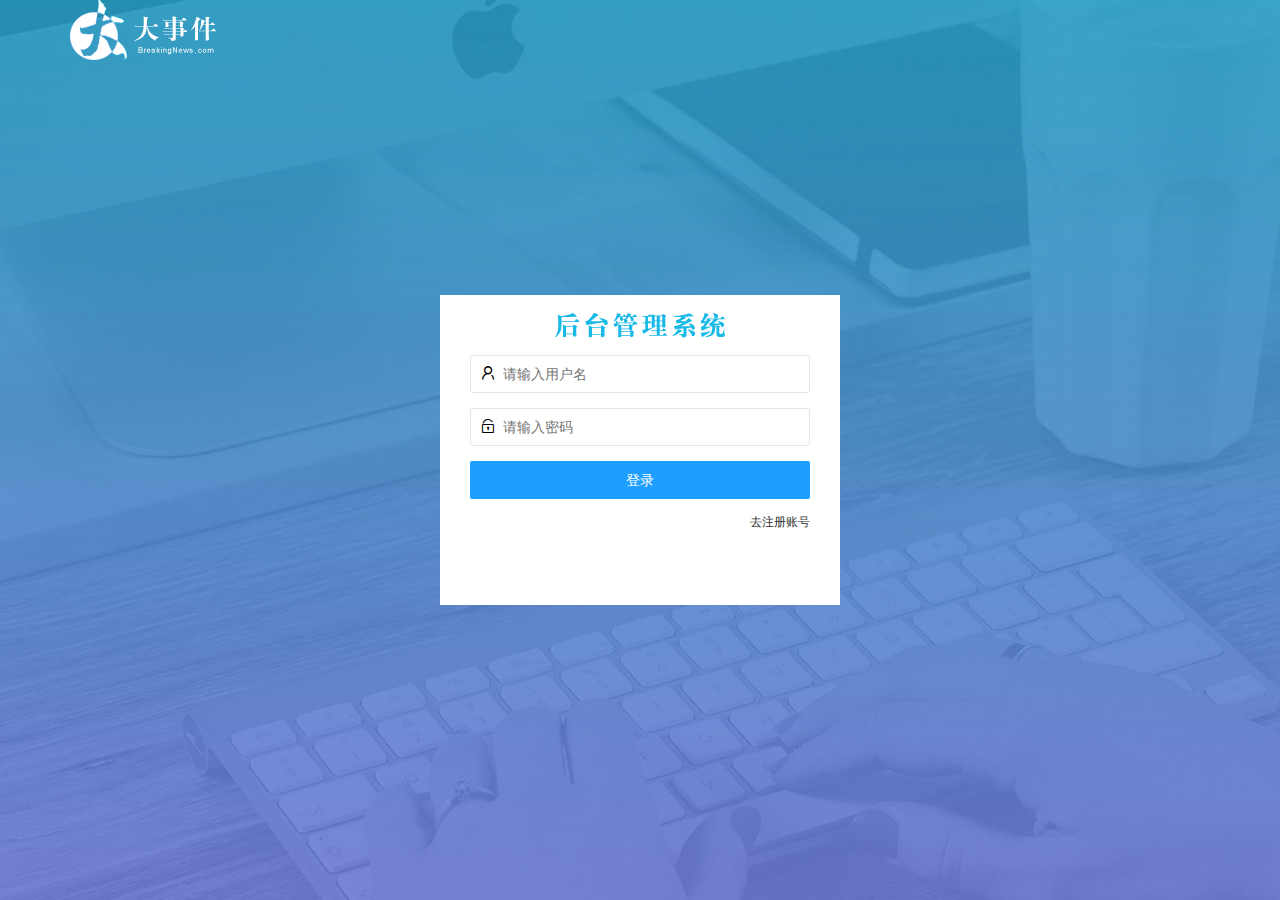
<file: login.html>
<!DOCTYPE html>
<html lang="en">

<head>
    <meta charset="UTF-8">
    <meta name="viewport" content="width=device-width, initial-scale=1.0">
    <title>大事件-登录/注册</title>
    <!-- 导入layui的样式 -->
    <link rel="stylesheet" href="/assets/lib/layui/css/layui.css">
    <!-- 导入自己的样式 -->
    <link rel="stylesheet" href="/assets/css/login.css">
</head>

<body>
    <!-- 头部的Logo区域 -->
    <div class="layui-main">
        <img src="/assets/images/logo.png" alt="">
    </div>
    <!-- 登录注册区域 -->
    <div class="loginAndRegBox">
        <div class="title-box"></div>
        <!-- 登录的div -->
        <div class="login-box">
            <!-- 登录的表单 -->
            <form class="layui-form" action="" id="form-login">
                <!-- 用户名 -->
                <div class="layui-form-item">
                    <i class="layui-icon layui-icon-username"></i>
                    <input type="text" name="username" required lay-verify="required" placeholder="请输入用户名"
                        autocomplete="off" class="layui-input" />
                </div>
                <!-- 密码 -->
                <div class="layui-form-item">
                    <i class="layui-icon layui-icon-password"></i>
                    <input type="password" name="password" required lay-verify="required|pwd" placeholder="请输入密码"
                        autocomplete="off" class="layui-input" />
                </div>
                <!-- 登录按钮 -->
                <div class="layui-form-item">
                    <!-- 注意：表单提交按钮和普通按钮的区别，就是 lay-submit 属性 -->
                    <button class="layui-btn layui-btn-fluid layui-btn-normal" lay-submit>登录</button>
                </div>
                <div class="layui-form-item links">
                    <a href="javascript:;" id="link_reg">去注册账号</a>
                </div>
            </form>
        </div>
        <!-- 注册的div -->
        <div class="reg-box">
            <!-- 注册的表单 -->
            <form class="layui-form" action="" id="form-reg">
                <!-- 用户名 -->
                <div class="layui-form-item">
                    <i class="layui-icon layui-icon-username"></i>
                    <input type="text" name="username" required lay-verify="required" placeholder="请输入用户名"
                        autocomplete="off" class="layui-input" />
                </div>
                <!-- 密码 -->
                <div class="layui-form-item">
                    <i class="layui-icon layui-icon-password"></i>
                    <input type="password" name="password" required lay-verify="required|pwd" placeholder="请输入密码"
                        autocomplete="off" class="layui-input" />
                </div>
                <!-- 密码确认框 -->
                <div class="layui-form-item">
                    <i class="layui-icon layui-icon-password"></i>
                    <input type="password" name="repassword" required lay-verify="required|pwd|repwd" placeholder="再次确认密码"
                        autocomplete="off" class="layui-input" />
                </div>
                <!-- 注册按钮 -->
                <div class="layui-form-item">
                    <!-- 注意：表单提交按钮和普通按钮的区别，就是 lay-submit 属性 -->
                    <button class="layui-btn layui-btn-fluid layui-btn-normal" lay-submit>注册</button>
                </div>
                <div class="layui-form-item links">
                    <a href="javascript:;" id="link_login">去登录</a>
                </div>
            </form>
        </div>
    </div>

    <script src="/assets/lib/jquery.js"></script>
    <script src="/assets/lib/layui/layui.all.js"></script>
    <script src="/assets/js/baseAPI.js"></script>
    <script src="/assets/js/login.js"></script>
</body>

</html>
</file>
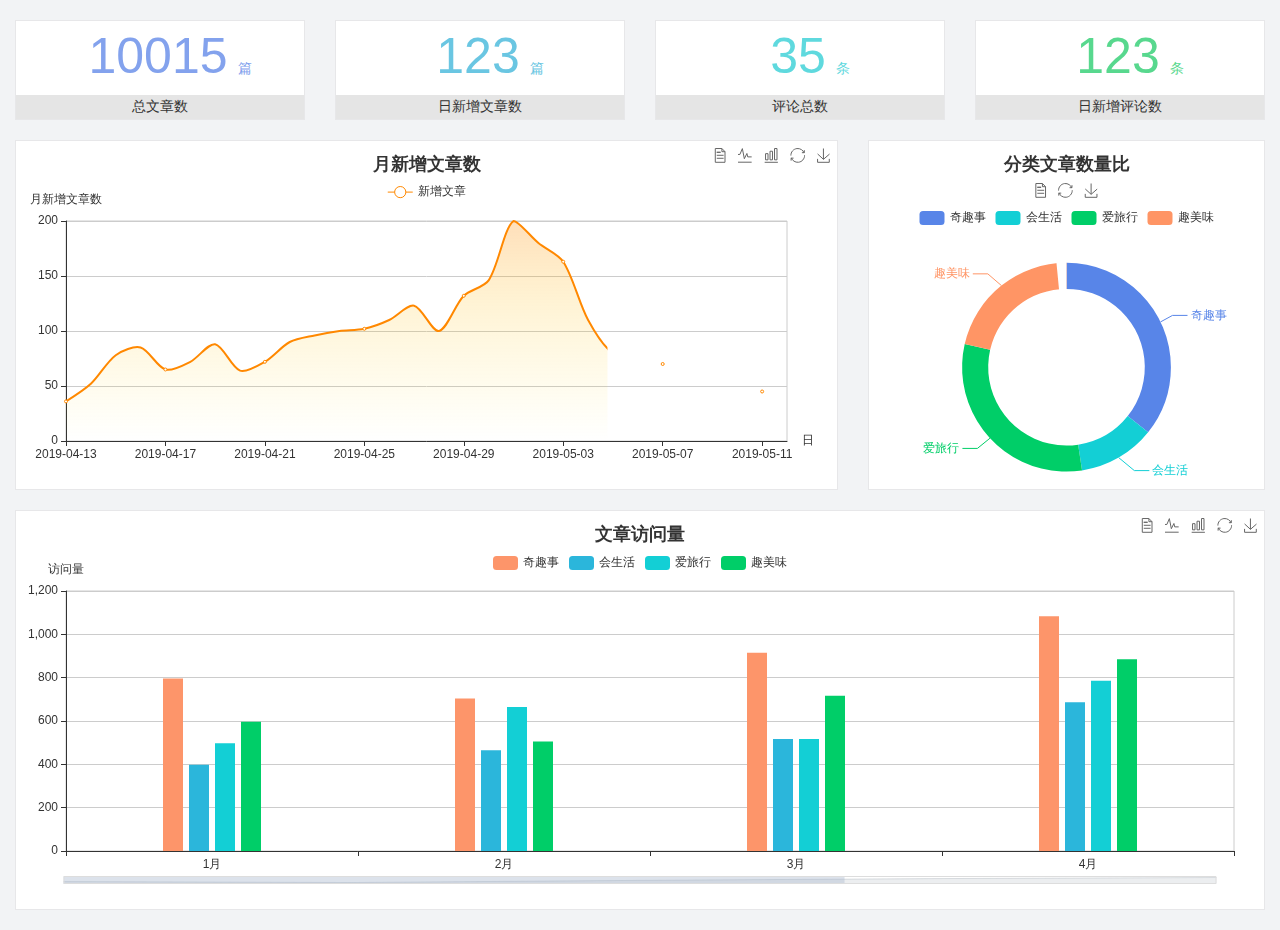
<file: home/dashboard.html>
<!DOCTYPE html>
<html lang="en">

<head>
  <meta charset="UTF-8">
  <meta name="viewport" content="width=device-width, initial-scale=1.0">
  <meta http-equiv="X-UA-Compatible" content="ie=edge">
  <title>图表统计</title>
  <link rel="stylesheet" href="../../assets/lib/bootstrap.css" />
  <link rel="stylesheet" href="../../assets/lib/main.css" />
  <script src="../../assets/lib/jquery.js"></script>
  <script type="text/javascript" src="../../assets/lib/echarts.min.js"></script>
</head>

<body>
  <div class="container-fluid">
    <div class="row spannel_list">
      <div class="col-sm-3 col-xs-6">
        <div class="spannel">
          <em>10015</em><span>篇</span>
          <b>总文章数</b>
        </div>
      </div>
      <div class="col-sm-3 col-xs-6">
        <div class="spannel scolor01">
          <em>123</em><span>篇</span>
          <b>日新增文章数</b>
        </div>
      </div>
      <div class="col-sm-3 col-xs-6">
        <div class="spannel scolor02">
          <em>35</em><span>条</span>
          <b>评论总数</b>
        </div>
      </div>
      <div class="col-sm-3 col-xs-6">
        <div class="spannel scolor03">
          <em>123</em><span>条</span>
          <b>日新增评论数</b>
        </div>
      </div>
    </div>
  </div>

  <div class="container-fluid">
    <div class="row curve-pie">
      <div class="col-lg-8 col-md-8">
        <div class="gragh_pannel" id="curve_show"></div>
      </div>
      <div class="col-lg-4 col-md-4">
        <div class="gragh_pannel" id="pie_show"></div>
      </div>
    </div>
  </div>

  <div class="container-fluid">
    <div class="column_pannel" id="column_show"></div>
  </div>

  <script>
    var oChart = echarts.init(document.getElementById('curve_show'));
    var aList_all = [
      { 'count': 36, 'date': '2019-04-13' },
      { 'count': 52, 'date': '2019-04-14' },
      { 'count': 78, 'date': '2019-04-15' },
      { 'count': 85, 'date': '2019-04-16' },
      { 'count': 65, 'date': '2019-04-17' },
      { 'count': 72, 'date': '2019-04-18' },
      { 'count': 88, 'date': '2019-04-19' },
      { 'count': 64, 'date': '2019-04-20' },
      { 'count': 72, 'date': '2019-04-21' },
      { 'count': 90, 'date': '2019-04-22' },
      { 'count': 96, 'date': '2019-04-23' },
      { 'count': 100, 'date': '2019-04-24' },
      { 'count': 102, 'date': '2019-04-25' },
      { 'count': 110, 'date': '2019-04-26' },
      { 'count': 123, 'date': '2019-04-27' },
      { 'count': 100, 'date': '2019-04-28' },
      { 'count': 132, 'date': '2019-04-29' },
      { 'count': 146, 'date': '2019-04-30' },
      { 'count': 200, 'date': '2019-05-01' },
      { 'count': 180, 'date': '2019-05-02' },
      { 'count': 163, 'date': '2019-05-03' },
      { 'count': 110, 'date': '2019-05-04' },
      { 'count': 80, 'date': '2019-05-05' },
      { 'count': 82, 'date': '2019-05-06' },
      { 'count': 70, 'date': '2019-05-07' },
      { 'count': 65, 'date': '2019-05-08' },
      { 'count': 54, 'date': '2019-05-09' },
      { 'count': 40, 'date': '2019-05-10' },
      { 'count': 45, 'date': '2019-05-11' },
      { 'count': 38, 'date': '2019-05-12' },
    ];

    let aCount = [];
    let aDate = [];

    for (var i = 0; i < aList_all.length; i++) {
      aCount.push(aList_all[i].count);
      aDate.push(aList_all[i].date);
    }

    var chartopt = {
      title: {
        text: '月新增文章数',
        left: 'center',
        top: '10'
      },
      tooltip: {
        trigger: 'axis'
      },
      legend: {
        data: ['新增文章'],
        top: '40'
      },
      toolbox: {
        show: true,
        feature: {
          mark: { show: true },
          dataView: { show: true, readOnly: false },
          magicType: { show: true, type: ['line', 'bar'] },
          restore: { show: true },
          saveAsImage: { show: true }
        }
      },
      calculable: true,
      xAxis: [
        {
          name: '日',
          type: 'category',
          boundaryGap: false,
          data: aDate
        }
      ],
      yAxis: [
        {
          name: '月新增文章数',
          type: 'value'
        }
      ],
      series: [
        {
          name: '新增文章',
          type: 'line',
          smooth: true,
          itemStyle: { normal: { areaStyle: { type: 'default' }, color: '#f80' }, lineStyle: { color: '#f80' } },
          data: aCount
        }],
      areaStyle: {
        normal: {
          color: new echarts.graphic.LinearGradient(0, 0, 0, 1, [{
            offset: 0,
            color: 'rgba(255,136,0,0.39)'
          }, {
            offset: .34,
            color: 'rgba(255,180,0,0.25)'
          }, {
            offset: 1,
            color: 'rgba(255,222,0,0.00)'
          }])

        }
      },
      grid: {
        show: true,
        x: 50,
        x2: 50,
        y: 80,
        height: 220
      }
    };

    oChart.setOption(chartopt);


    var oPie = echarts.init(document.getElementById('pie_show'));
    var oPieopt =
    {
      title: {
        top: 10,
        text: '分类文章数量比',
        x: 'center'
      },
      tooltip: {
        trigger: 'item',
        formatter: "{a} <br/>{b} : {c} ({d}%)"
      },
      color: ['#5885e8', '#13cfd5', '#00ce68', '#ff9565'],
      legend: {
        x: 'center',
        top: 65,
        data: ['奇趣事', '会生活', '爱旅行', '趣美味']
      },
      toolbox: {
        show: true,
        x: 'center',
        top: 35,
        feature: {
          mark: { show: true },
          dataView: { show: true, readOnly: false },
          magicType: {
            show: true,
            type: ['pie', 'funnel'],
            option: {
              funnel: {
                x: '25%',
                width: '50%',
                funnelAlign: 'left',
                max: 1548
              }
            }
          },
          restore: { show: true },
          saveAsImage: { show: true }
        }
      },
      calculable: true,
      series: [
        {
          name: '访问来源',
          type: 'pie',
          radius: ['45%', '60%'],
          center: ['50%', '65%'],
          data: [
            { value: 300, name: '奇趣事' },
            { value: 100, name: '会生活' },
            { value: 260, name: '爱旅行' },
            { value: 180, name: '趣美味' }
          ]
        }
      ]
    };
    oPie.setOption(oPieopt);



    var oColumn = this.echarts.init(document.getElementById('column_show'));
    var oColumnopt =
    {
      title: {
        text: '文章访问量',
        left: 'center',
        top: '10'
      },
      tooltip: {
        trigger: 'axis'
      },
      legend: {
        data: ['奇趣事', '会生活', '爱旅行', '趣美味'],
        top: '40'
      },
      toolbox: {
        show: true,
        feature: {
          mark: { show: true },
          dataView: { show: true, readOnly: false },
          magicType: { show: true, type: ['line', 'bar'] },
          restore: { show: true },
          saveAsImage: { show: true }
        }
      },
      calculable: true,
      xAxis: [
        {
          type: 'category',
          data: ['1月', '2月', '3月', '4月', '5月']
        }
      ],
      yAxis: [
        {
          name: '访问量',
          type: 'value'
        }
      ],
      series: [
        {
          name: '奇趣事',
          type: 'bar',
          barWidth: 20,
          itemStyle: {
            normal: { areaStyle: { type: 'default' }, color: '#fd956a' }
          },
          data: [800, 708, 920, 1090, 1200]
        },
        {
          name: '会生活',
          type: 'bar',
          barWidth: 20,
          itemStyle: {
            normal: { areaStyle: { type: 'default' }, color: '#2bb6db' }
          },
          data: [400, 468, 520, 690, 800]
        },
        {
          name: '爱旅行',
          type: 'bar',
          barWidth: 20,
          itemStyle: {
            normal: { areaStyle: { type: 'default' }, color: '#13cfd5' }
          },
          data: [500, 668, 520, 790, 900]
        },
        {
          name: '趣美味',
          type: 'bar',
          barWidth: 20,
          itemStyle: {
            normal: { areaStyle: { type: 'default' }, color: '#00ce68' }
          },
          data: [600, 508, 720, 890, 1000]
        }
      ],
      grid: {
        show: true,
        x: 50,
        x2: 30,
        y: 80,
        height: 260
      },
      dataZoom: [//给x轴设置滚动条
        {
          start: 0,//默认为0
          end: 100 - 1000 / 31,//默认为100
          type: 'slider',
          show: true,
          xAxisIndex: [0],
          handleSize: 0,//滑动条的 左右2个滑动条的大小
          height: 8,//组件高度
          left: 45, //左边的距离
          right: 50,//右边的距离
          bottom: 26,//右边的距离
          handleColor: '#ddd',//h滑动图标的颜色
          handleStyle: {
            borderColor: "#cacaca",
            borderWidth: "1",
            shadowBlur: 2,
            background: "#ddd",
            shadowColor: "#ddd",
          }
        }]
    };
    oColumn.setOption(oColumnopt);
  </script>
</body>

</html>
</file>
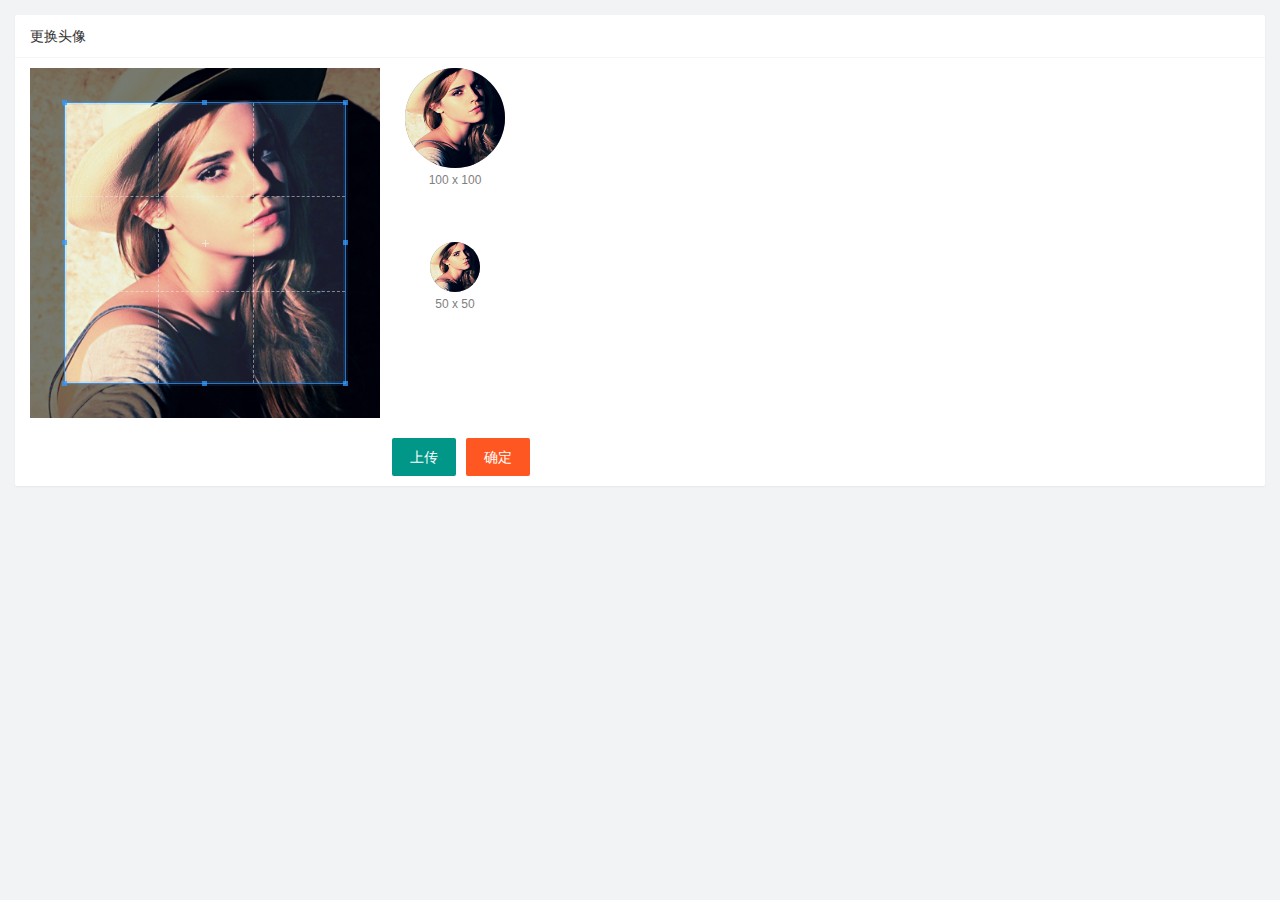
<file: user/user_avatar.html>
<!DOCTYPE html>
<html lang="en">

<head>
    <meta charset="UTF-8" />
    <meta name="viewport" content="width=device-width, initial-scale=1.0" />
    <title>Document</title>
    <link rel="stylesheet" href="/assets/lib/layui/css/layui.css" />
    <link rel="stylesheet" href="/assets/lib/cropper/cropper.css">
    <link rel="stylesheet" href="/assets/css/user/user_avatar.css" />
</head>

<body>
    <!-- 卡片区域 -->
    <div class="layui-card">
        <div class="layui-card-header">更换头像</div>
        <div class="layui-card-body">
            <!-- 第一行的图片裁剪和预览区域 -->
            <div class="row1">
                <!-- 图片裁剪区域 -->
                <div class="cropper-box">
                    <!-- 这个 img 标签很重要，将来会把它初始化为裁剪区域 -->
                    <img id="image" src="/assets/images/sample.jpg" />
                </div>
                <!-- 图片的预览区域 -->
                <div class="preview-box">
                    <div>
                        <!-- 宽高为 100px 的预览区域 -->
                        <div class="img-preview w100"></div>
                        <p class="size">100 x 100</p>
                    </div>
                    <div>
                        <!-- 宽高为 50px 的预览区域 -->
                        <div class="img-preview w50"></div>
                        <p class="size">50 x 50</p>
                    </div>
                </div>
            </div>

            <!-- 第二行的按钮区域 -->
            <div class="row2">
                <!-- 通过accept属性，可以指定允许用户选择什么类型的文件 -->
                <input type="file" name="" id="file" accept="image/png, image/jpeg">
                <button type="button" class="layui-btn" id="btnChooseImg">上传</button>
                <button type="button" class="layui-btn layui-btn-danger" id="btnUpload">确定</button>
            </div>
        </div>
    </div>
    <script src="/assets/lib/layui/layui.all.js"></script>
    <script src="/assets/lib/jquery.js"></script>
    <script src="/assets/lib/cropper/Cropper.js"></script>
    <script src="/assets/lib/cropper/jquery-cropper.js"></script>
    <script src="/assets/js/baseAPI.js"></script>
    <script src="/assets/js/user/user_avatar.js"></script>
</body>

</html>
</file>
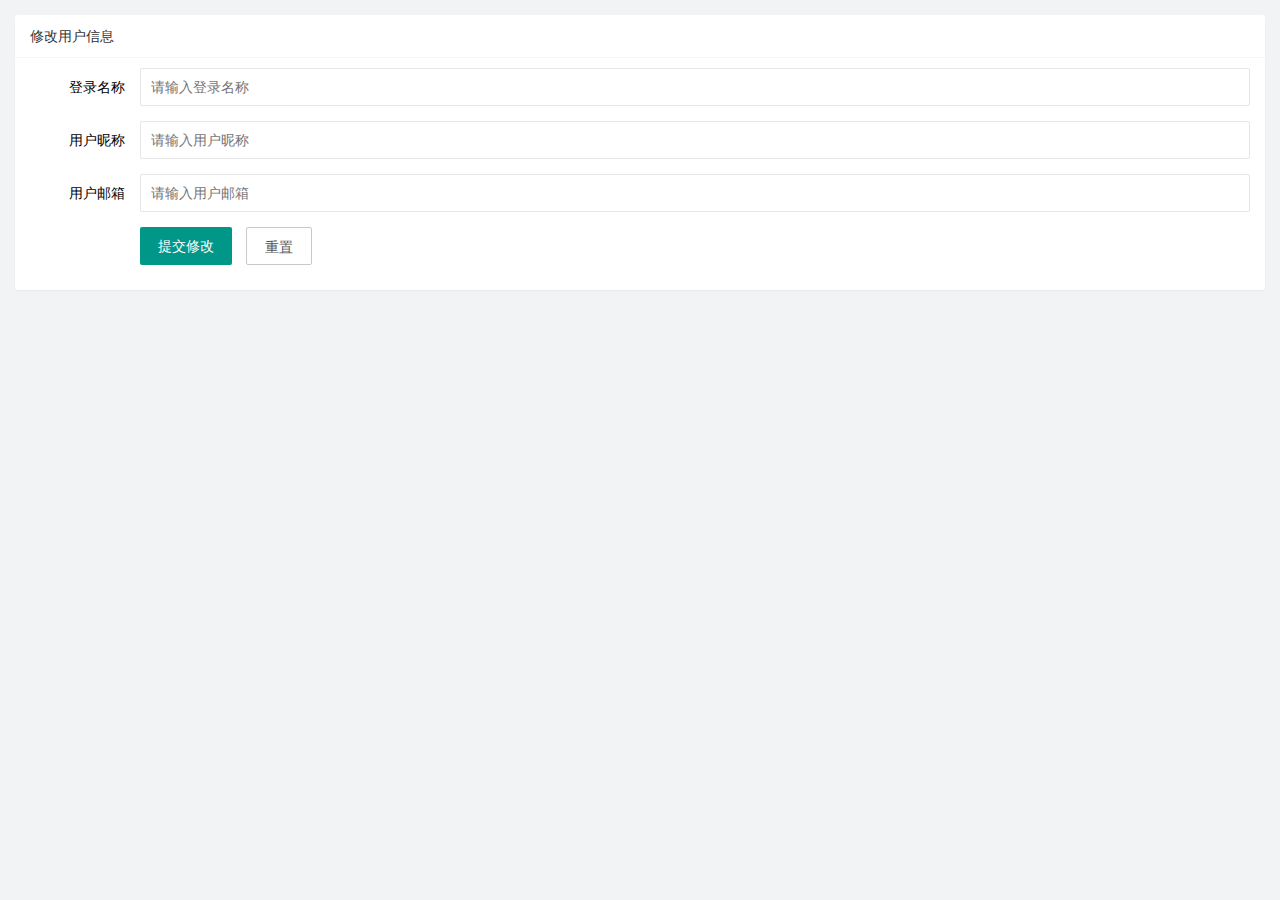
<file: user/user_info.html>
<!DOCTYPE html>
<html lang="en">

<head>
    <meta charset="UTF-8" />
    <meta name="viewport" content="width=device-width, initial-scale=1.0" />
    <title>Document</title>
    <!-- 导入 layui 的样式 -->
    <link rel="stylesheet" href="/assets/lib/layui/css/layui.css" />
    <!-- 导入自己的样式 -->
    <link rel="stylesheet" href="/assets/css/user/user_info.css" />
</head>

<body>
    <!-- 卡片区域 -->
    <div class="layui-card">
        <div class="layui-card-header">修改用户信息</div>
        <div class="layui-card-body">
            <!-- form 表单区域 -->
            <form class="layui-form" action="" lay-filter="formUserInfo">
                <!-- 这是隐藏域 -->
                <input type="hidden" name="id" value="" />
                <div class="layui-form-item">
                    <label class="layui-form-label">登录名称</label>
                    <div class="layui-input-block">
                        <input type="text" name="username" required lay-verify="required" placeholder="请输入登录名称"
                            autocomplete="off" class="layui-input" readonly />
                    </div>
                </div>
                <div class="layui-form-item">
                    <label class="layui-form-label">用户昵称</label>
                    <div class="layui-input-block">
                        <input type="text" name="nickname" required lay-verify="required|nickname" placeholder="请输入用户昵称"
                            autocomplete="off" class="layui-input" />
                    </div>
                </div>
                <div class="layui-form-item">
                    <label class="layui-form-label">用户邮箱</label>
                    <div class="layui-input-block">
                        <input type="text" name="email" required lay-verify="required|email" placeholder="请输入用户邮箱"
                            autocomplete="off" class="layui-input" />
                    </div>
                </div>
                <div class="layui-form-item">
                    <div class="layui-input-block">
                        <button class="layui-btn" lay-submit lay-filter="formDemo">提交修改</button>
                        <button type="reset" class="layui-btn layui-btn-primary" id="btnReset">重置</button>
                    </div>
                </div>
            </form>
        </div>
    </div>

    <!-- 导入 layui 的 js -->
    <script src="/assets/lib/layui/layui.all.js"></script>
    <!-- 导入 jquery -->
    <script src="/assets/lib/jquery.js"></script>
    <!-- 导入baseAPI -->
    <script src="/assets/js/baseAPI.js"></script>
    <!-- 导入自己的 js -->
    <script src="/assets/js/user/user_info.js"></script>
</body>

</html>
</file>
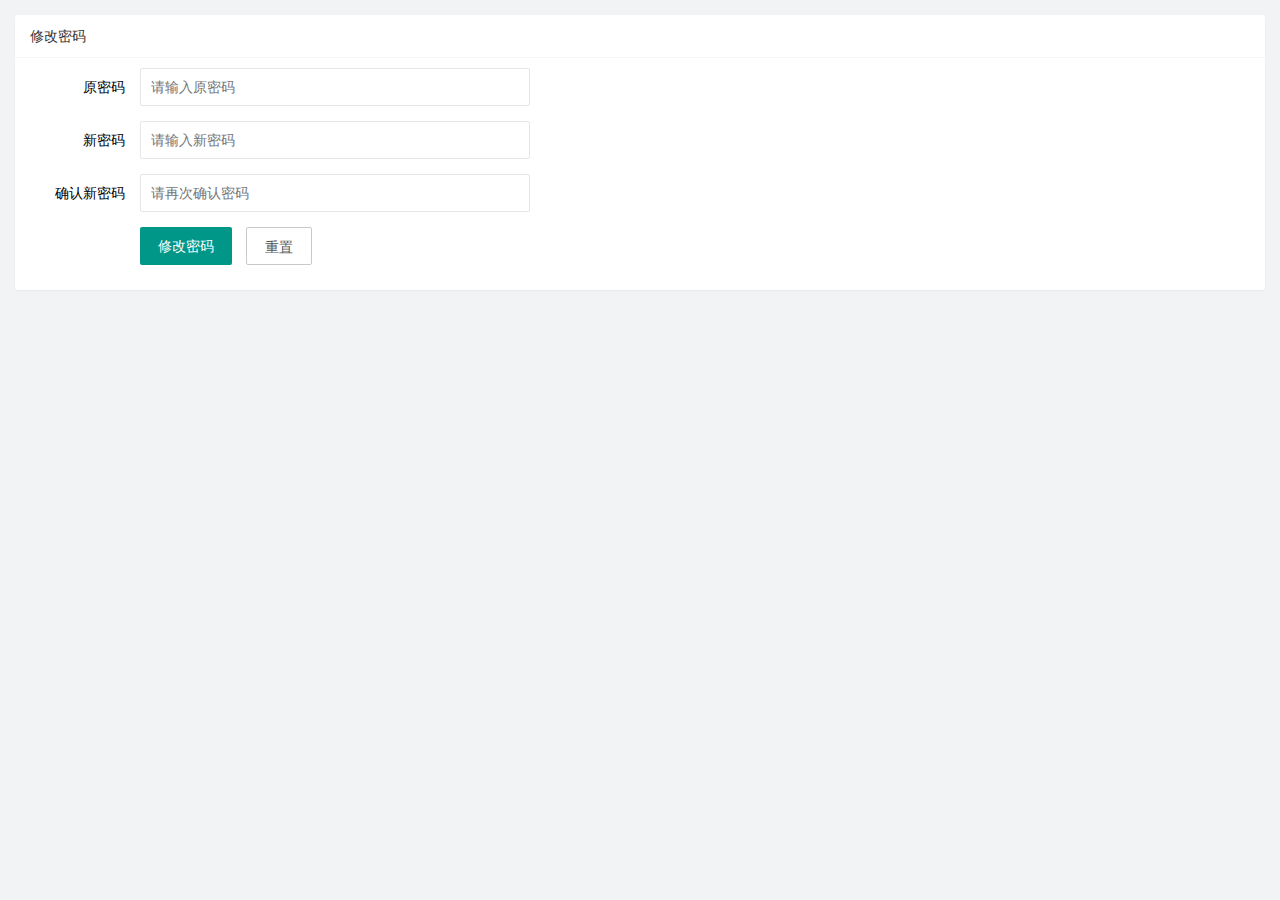
<file: user/user_pwd.html>
<!DOCTYPE html>
<html lang="en">

<head>
    <meta charset="UTF-8" />
    <meta name="viewport" content="width=device-width, initial-scale=1.0" />
    <title>Document</title>
    <link rel="stylesheet" href="/assets/lib/layui/css/layui.css" />
    <link rel="stylesheet" href="/assets/css/user/user_pwd.css" />
</head>

<body>
    <!-- 卡片区域 -->
    <div class="layui-card">
        <div class="layui-card-header">修改密码</div>
        <div class="layui-card-body">
            <form class="layui-form">
                <div class="layui-form-item">
                    <label class="layui-form-label">原密码</label>
                    <div class="layui-input-block">
                        <input type="password" name="oldPwd" required lay-verify="required|pwd" placeholder="请输入原密码"
                            autocomplete="off" class="layui-input" />
                    </div>
                </div>
                <div class="layui-form-item">
                    <label class="layui-form-label">新密码</label>
                    <div class="layui-input-block">
                        <input type="password" name="newPwd" required lay-verify="required|pwd|samePwd" placeholder="请输入新密码"
                            autocomplete="off" class="layui-input" />
                    </div>
                </div>
                <div class="layui-form-item">
                    <label class="layui-form-label">确认新密码</label>
                    <div class="layui-input-block">
                        <input type="password" name="rePwd" required lay-verify="required|pwd|rePwd" placeholder="请再次确认密码"
                            autocomplete="off" class="layui-input" />
                    </div>
                </div>
                <div class="layui-form-item">
                    <div class="layui-input-block">
                        <button class="layui-btn" lay-submit lay-filter="formDemo">修改密码</button>
                        <button type="reset" class="layui-btn layui-btn-primary">重置</button>
                    </div>
                </div>
            </form>
        </div>
    </div>

    <!-- 导入 layui 的 js -->
    <script src="/assets/lib/layui/layui.all.js"></script>
    <!-- 导入 jQuery -->
    <script src="/assets/lib/jquery.js"></script>
    <!-- 导入 baseAPI -->
    <script src="/assets/js/baseAPI.js"></script>
    <!-- 导入自己的 js -->
    <script src="/assets/js/user/user_pwd.js"></script>
</body>

</html>
</file>
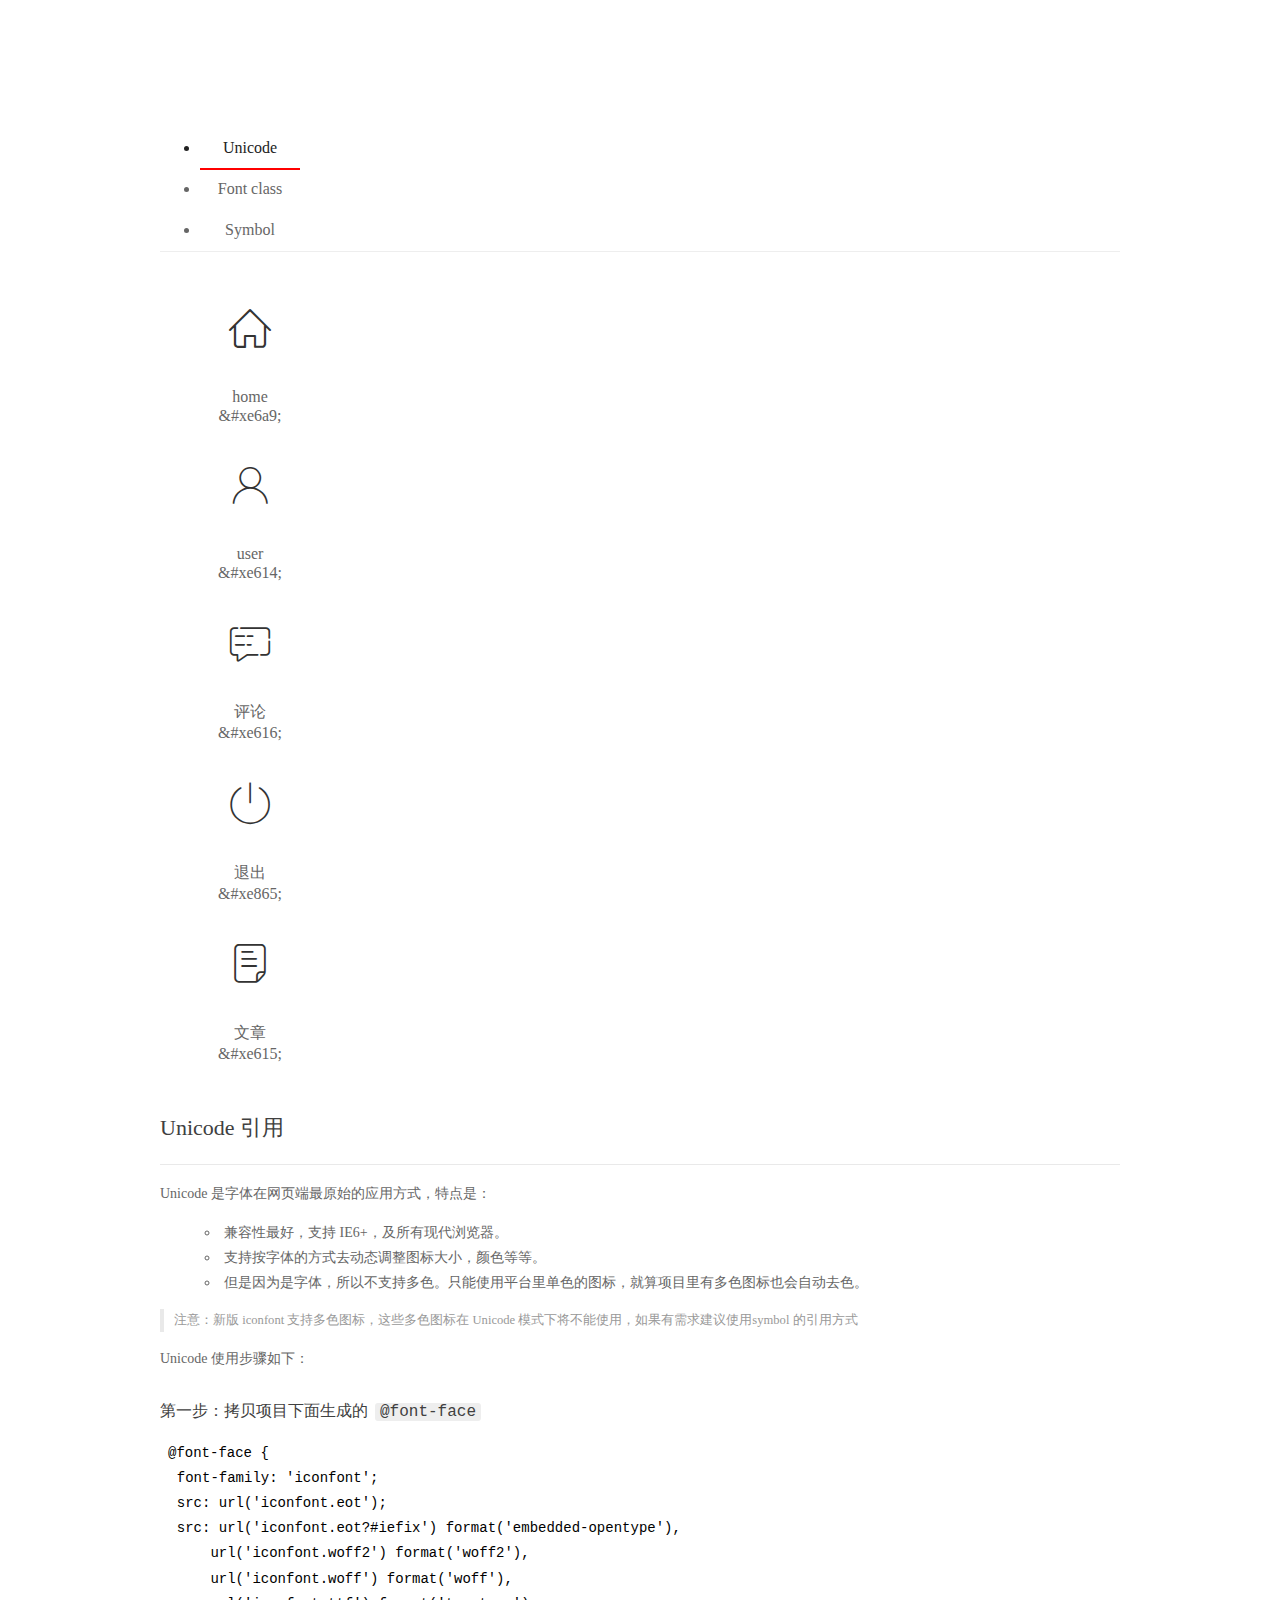
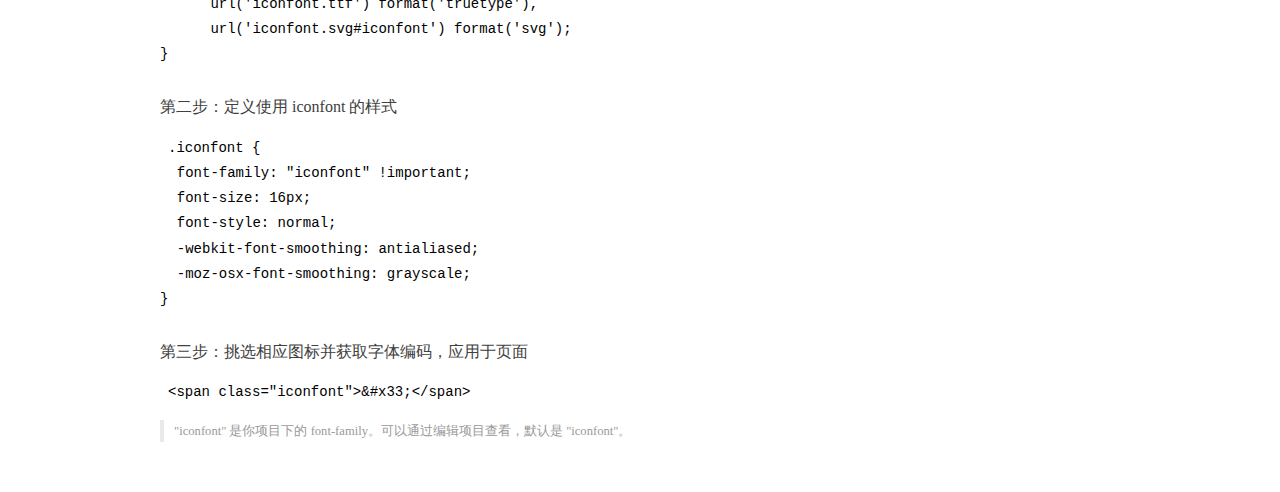
<file: assets/fonts/demo_index.html>
<!DOCTYPE html>
<html>
<head>
  <meta charset="utf-8"/>
  <title>IconFont Demo</title>
  <link rel="shortcut icon" href="https://gtms04.alicdn.com/tps/i4/TB1_oz6GVXXXXaFXpXXJDFnIXXX-64-64.ico" type="image/x-icon"/>
  <link rel="stylesheet" href="https://g.alicdn.com/thx/cube/1.3.2/cube.min.css">
  <link rel="stylesheet" href="demo.css">
  <link rel="stylesheet" href="iconfont.css">
  <script src="iconfont.js"></script>
  <!-- jQuery -->
  <script src="https://a1.alicdn.com/oss/uploads/2018/12/26/7bfddb60-08e8-11e9-9b04-53e73bb6408b.js"></script>
  <!-- 代码高亮 -->
  <script src="https://a1.alicdn.com/oss/uploads/2018/12/26/a3f714d0-08e6-11e9-8a15-ebf944d7534c.js"></script>
</head>
<body>
  <div class="main">
    <h1 class="logo"><a href="https://www.iconfont.cn/" title="iconfont 首页" target="_blank">&#xe86b;</a></h1>
    <div class="nav-tabs">
      <ul id="tabs" class="dib-box">
        <li class="dib active"><span>Unicode</span></li>
        <li class="dib"><span>Font class</span></li>
        <li class="dib"><span>Symbol</span></li>
      </ul>
      
    </div>
    <div class="tab-container">
      <div class="content unicode" style="display: block;">
          <ul class="icon_lists dib-box">
          
            <li class="dib">
              <span class="icon iconfont">&#xe6a9;</span>
                <div class="name">home</div>
                <div class="code-name">&amp;#xe6a9;</div>
              </li>
          
            <li class="dib">
              <span class="icon iconfont">&#xe614;</span>
                <div class="name">user</div>
                <div class="code-name">&amp;#xe614;</div>
              </li>
          
            <li class="dib">
              <span class="icon iconfont">&#xe616;</span>
                <div class="name">评论</div>
                <div class="code-name">&amp;#xe616;</div>
              </li>
          
            <li class="dib">
              <span class="icon iconfont">&#xe865;</span>
                <div class="name">退出</div>
                <div class="code-name">&amp;#xe865;</div>
              </li>
          
            <li class="dib">
              <span class="icon iconfont">&#xe615;</span>
                <div class="name">文章</div>
                <div class="code-name">&amp;#xe615;</div>
              </li>
          
          </ul>
          <div class="article markdown">
          <h2 id="unicode-">Unicode 引用</h2>
          <hr>

          <p>Unicode 是字体在网页端最原始的应用方式，特点是：</p>
          <ul>
            <li>兼容性最好，支持 IE6+，及所有现代浏览器。</li>
            <li>支持按字体的方式去动态调整图标大小，颜色等等。</li>
            <li>但是因为是字体，所以不支持多色。只能使用平台里单色的图标，就算项目里有多色图标也会自动去色。</li>
          </ul>
          <blockquote>
            <p>注意：新版 iconfont 支持多色图标，这些多色图标在 Unicode 模式下将不能使用，如果有需求建议使用symbol 的引用方式</p>
          </blockquote>
          <p>Unicode 使用步骤如下：</p>
          <h3 id="-font-face">第一步：拷贝项目下面生成的 <code>@font-face</code></h3>
<pre><code class="language-css"
>@font-face {
  font-family: 'iconfont';
  src: url('iconfont.eot');
  src: url('iconfont.eot?#iefix') format('embedded-opentype'),
      url('iconfont.woff2') format('woff2'),
      url('iconfont.woff') format('woff'),
      url('iconfont.ttf') format('truetype'),
      url('iconfont.svg#iconfont') format('svg');
}
</code></pre>
          <h3 id="-iconfont-">第二步：定义使用 iconfont 的样式</h3>
<pre><code class="language-css"
>.iconfont {
  font-family: "iconfont" !important;
  font-size: 16px;
  font-style: normal;
  -webkit-font-smoothing: antialiased;
  -moz-osx-font-smoothing: grayscale;
}
</code></pre>
          <h3 id="-">第三步：挑选相应图标并获取字体编码，应用于页面</h3>
<pre>
<code class="language-html"
>&lt;span class="iconfont"&gt;&amp;#x33;&lt;/span&gt;
</code></pre>
          <blockquote>
            <p>"iconfont" 是你项目下的 font-family。可以通过编辑项目查看，默认是 "iconfont"。</p>
          </blockquote>
          </div>
      </div>
      <div class="content font-class">
        <ul class="icon_lists dib-box">
          
          <li class="dib">
            <span class="icon iconfont icon-home"></span>
            <div class="name">
              home
            </div>
            <div class="code-name">.icon-home
            </div>
          </li>
          
          <li class="dib">
            <span class="icon iconfont icon-user"></span>
            <div class="name">
              user
            </div>
            <div class="code-name">.icon-user
            </div>
          </li>
          
          <li class="dib">
            <span class="icon iconfont icon-pinglun"></span>
            <div class="name">
              评论
            </div>
            <div class="code-name">.icon-pinglun
            </div>
          </li>
          
          <li class="dib">
            <span class="icon iconfont icon-tuichu"></span>
            <div class="name">
              退出
            </div>
            <div class="code-name">.icon-tuichu
            </div>
          </li>
          
          <li class="dib">
            <span class="icon iconfont icon-16"></span>
            <div class="name">
              文章
            </div>
            <div class="code-name">.icon-16
            </div>
          </li>
          
        </ul>
        <div class="article markdown">
        <h2 id="font-class-">font-class 引用</h2>
        <hr>

        <p>font-class 是 Unicode 使用方式的一种变种，主要是解决 Unicode 书写不直观，语意不明确的问题。</p>
        <p>与 Unicode 使用方式相比，具有如下特点：</p>
        <ul>
          <li>兼容性良好，支持 IE8+，及所有现代浏览器。</li>
          <li>相比于 Unicode 语意明确，书写更直观。可以很容易分辨这个 icon 是什么。</li>
          <li>因为使用 class 来定义图标，所以当要替换图标时，只需要修改 class 里面的 Unicode 引用。</li>
          <li>不过因为本质上还是使用的字体，所以多色图标还是不支持的。</li>
        </ul>
        <p>使用步骤如下：</p>
        <h3 id="-fontclass-">第一步：引入项目下面生成的 fontclass 代码：</h3>
<pre><code class="language-html">&lt;link rel="stylesheet" href="./iconfont.css"&gt;
</code></pre>
        <h3 id="-">第二步：挑选相应图标并获取类名，应用于页面：</h3>
<pre><code class="language-html">&lt;span class="iconfont icon-xxx"&gt;&lt;/span&gt;
</code></pre>
        <blockquote>
          <p>"
            iconfont" 是你项目下的 font-family。可以通过编辑项目查看，默认是 "iconfont"。</p>
        </blockquote>
      </div>
      </div>
      <div class="content symbol">
          <ul class="icon_lists dib-box">
          
            <li class="dib">
                <svg class="icon svg-icon" aria-hidden="true">
                  <use xlink:href="#icon-home"></use>
                </svg>
                <div class="name">home</div>
                <div class="code-name">#icon-home</div>
            </li>
          
            <li class="dib">
                <svg class="icon svg-icon" aria-hidden="true">
                  <use xlink:href="#icon-user"></use>
                </svg>
                <div class="name">user</div>
                <div class="code-name">#icon-user</div>
            </li>
          
            <li class="dib">
                <svg class="icon svg-icon" aria-hidden="true">
                  <use xlink:href="#icon-pinglun"></use>
                </svg>
                <div class="name">评论</div>
                <div class="code-name">#icon-pinglun</div>
            </li>
          
            <li class="dib">
                <svg class="icon svg-icon" aria-hidden="true">
                  <use xlink:href="#icon-tuichu"></use>
                </svg>
                <div class="name">退出</div>
                <div class="code-name">#icon-tuichu</div>
            </li>
          
            <li class="dib">
                <svg class="icon svg-icon" aria-hidden="true">
                  <use xlink:href="#icon-16"></use>
                </svg>
                <div class="name">文章</div>
                <div class="code-name">#icon-16</div>
            </li>
          
          </ul>
          <div class="article markdown">
          <h2 id="symbol-">Symbol 引用</h2>
          <hr>

          <p>这是一种全新的使用方式，应该说这才是未来的主流，也是平台目前推荐的用法。相关介绍可以参考这篇<a href="">文章</a>
            这种用法其实是做了一个 SVG 的集合，与另外两种相比具有如下特点：</p>
          <ul>
            <li>支持多色图标了，不再受单色限制。</li>
            <li>通过一些技巧，支持像字体那样，通过 <code>font-size</code>, <code>color</code> 来调整样式。</li>
            <li>兼容性较差，支持 IE9+，及现代浏览器。</li>
            <li>浏览器渲染 SVG 的性能一般，还不如 png。</li>
          </ul>
          <p>使用步骤如下：</p>
          <h3 id="-symbol-">第一步：引入项目下面生成的 symbol 代码：</h3>
<pre><code class="language-html">&lt;script src="./iconfont.js"&gt;&lt;/script&gt;
</code></pre>
          <h3 id="-css-">第二步：加入通用 CSS 代码（引入一次就行）：</h3>
<pre><code class="language-html">&lt;style&gt;
.icon {
  width: 1em;
  height: 1em;
  vertical-align: -0.15em;
  fill: currentColor;
  overflow: hidden;
}
&lt;/style&gt;
</code></pre>
          <h3 id="-">第三步：挑选相应图标并获取类名，应用于页面：</h3>
<pre><code class="language-html">&lt;svg class="icon" aria-hidden="true"&gt;
  &lt;use xlink:href="#icon-xxx"&gt;&lt;/use&gt;
&lt;/svg&gt;
</code></pre>
          </div>
      </div>

    </div>
  </div>
  <script>
  $(document).ready(function () {
      $('.tab-container .content:first').show()

      $('#tabs li').click(function (e) {
        var tabContent = $('.tab-container .content')
        var index = $(this).index()

        if ($(this).hasClass('active')) {
          return
        } else {
          $('#tabs li').removeClass('active')
          $(this).addClass('active')

          tabContent.hide().eq(index).fadeIn()
        }
      })
    })
  </script>
</body>
</html>
</file>
<file: assets/lib/layui/css/layui.css>
/** layui-v2.5.5 MIT License By https://www.layui.com */
 .layui-inline,img{display:inline-block;vertical-align:middle}h1,h2,h3,h4,h5,h6{font-weight:400}.layui-edge,.layui-header,.layui-inline,.layui-main{position:relative}.layui-body,.layui-edge,.layui-elip{overflow:hidden}.layui-btn,.layui-edge,.layui-inline,img{vertical-align:middle}.layui-btn,.layui-disabled,.layui-icon,.layui-unselect{-moz-user-select:none;-webkit-user-select:none;-ms-user-select:none}.layui-elip,.layui-form-checkbox span,.layui-form-pane .layui-form-label{text-overflow:ellipsis;white-space:nowrap}.layui-breadcrumb,.layui-tree-btnGroup{visibility:hidden}blockquote,body,button,dd,div,dl,dt,form,h1,h2,h3,h4,h5,h6,input,li,ol,p,pre,td,textarea,th,ul{margin:0;padding:0;-webkit-tap-highlight-color:rgba(0,0,0,0)}a:active,a:hover{outline:0}img{border:none}li{list-style:none}table{border-collapse:collapse;border-spacing:0}h4,h5,h6{font-size:100%}button,input,optgroup,option,select,textarea{font-family:inherit;font-size:inherit;font-style:inherit;font-weight:inherit;outline:0}pre{white-space:pre-wrap;white-space:-moz-pre-wrap;white-space:-pre-wrap;white-space:-o-pre-wrap;word-wrap:break-word}body{line-height:24px;font:14px Helvetica Neue,Helvetica,PingFang SC,Tahoma,Arial,sans-serif}hr{height:1px;margin:10px 0;border:0;clear:both}a{color:#333;text-decoration:none}a:hover{color:#777}a cite{font-style:normal;*cursor:pointer}.layui-border-box,.layui-border-box *{box-sizing:border-box}.layui-box,.layui-box *{box-sizing:content-box}.layui-clear{clear:both;*zoom:1}.layui-clear:after{content:'\20';clear:both;*zoom:1;display:block;height:0}.layui-inline{*display:inline;*zoom:1}.layui-edge{display:inline-block;width:0;height:0;border-width:6px;border-style:dashed;border-color:transparent}.layui-edge-top{top:-4px;border-bottom-color:#999;border-bottom-style:solid}.layui-edge-right{border-left-color:#999;border-left-style:solid}.layui-edge-bottom{top:2px;border-top-color:#999;border-top-style:solid}.layui-edge-left{border-right-color:#999;border-right-style:solid}.layui-disabled,.layui-disabled:hover{color:#d2d2d2!important;cursor:not-allowed!important}.layui-circle{border-radius:100%}.layui-show{display:block!important}.layui-hide{display:none!important}@font-face{font-family:layui-icon;src:url(../font/iconfont.eot?v=250);src:url(../font/iconfont.eot?v=250#iefix) format('embedded-opentype'),url(../font/iconfont.woff2?v=250) format('woff2'),url(../font/iconfont.woff?v=250) format('woff'),url(../font/iconfont.ttf?v=250) format('truetype'),url(../font/iconfont.svg?v=250#layui-icon) format('svg')}.layui-icon{font-family:layui-icon!important;font-size:16px;font-style:normal;-webkit-font-smoothing:antialiased;-moz-osx-font-smoothing:grayscale}.layui-icon-reply-fill:before{content:"\e611"}.layui-icon-set-fill:before{content:"\e614"}.layui-icon-menu-fill:before{content:"\e60f"}.layui-icon-search:before{content:"\e615"}.layui-icon-share:before{content:"\e641"}.layui-icon-set-sm:before{content:"\e620"}.layui-icon-engine:before{content:"\e628"}.layui-icon-close:before{content:"\1006"}.layui-icon-close-fill:before{content:"\1007"}.layui-icon-chart-screen:before{content:"\e629"}.layui-icon-star:before{content:"\e600"}.layui-icon-circle-dot:before{content:"\e617"}.layui-icon-chat:before{content:"\e606"}.layui-icon-release:before{content:"\e609"}.layui-icon-list:before{content:"\e60a"}.layui-icon-chart:before{content:"\e62c"}.layui-icon-ok-circle:before{content:"\1005"}.layui-icon-layim-theme:before{content:"\e61b"}.layui-icon-table:before{content:"\e62d"}.layui-icon-right:before{content:"\e602"}.layui-icon-left:before{content:"\e603"}.layui-icon-cart-simple:before{content:"\e698"}.layui-icon-face-cry:before{content:"\e69c"}.layui-icon-face-smile:before{content:"\e6af"}.layui-icon-survey:before{content:"\e6b2"}.layui-icon-tree:before{content:"\e62e"}.layui-icon-upload-circle:before{content:"\e62f"}.layui-icon-add-circle:before{content:"\e61f"}.layui-icon-download-circle:before{content:"\e601"}.layui-icon-templeate-1:before{content:"\e630"}.layui-icon-util:before{content:"\e631"}.layui-icon-face-surprised:before{content:"\e664"}.layui-icon-edit:before{content:"\e642"}.layui-icon-speaker:before{content:"\e645"}.layui-icon-down:before{content:"\e61a"}.layui-icon-file:before{content:"\e621"}.layui-icon-layouts:before{content:"\e632"}.layui-icon-rate-half:before{content:"\e6c9"}.layui-icon-add-circle-fine:before{content:"\e608"}.layui-icon-prev-circle:before{content:"\e633"}.layui-icon-read:before{content:"\e705"}.layui-icon-404:before{content:"\e61c"}.layui-icon-carousel:before{content:"\e634"}.layui-icon-help:before{content:"\e607"}.layui-icon-code-circle:before{content:"\e635"}.layui-icon-water:before{content:"\e636"}.layui-icon-username:before{content:"\e66f"}.layui-icon-find-fill:before{content:"\e670"}.layui-icon-about:before{content:"\e60b"}.layui-icon-location:before{content:"\e715"}.layui-icon-up:before{content:"\e619"}.layui-icon-pause:before{content:"\e651"}.layui-icon-date:before{content:"\e637"}.layui-icon-layim-uploadfile:before{content:"\e61d"}.layui-icon-delete:before{content:"\e640"}.layui-icon-play:before{content:"\e652"}.layui-icon-top:before{content:"\e604"}.layui-icon-friends:before{content:"\e612"}.layui-icon-refresh-3:before{content:"\e9aa"}.layui-icon-ok:before{content:"\e605"}.layui-icon-layer:before{content:"\e638"}.layui-icon-face-smile-fine:before{content:"\e60c"}.layui-icon-dollar:before{content:"\e659"}.layui-icon-group:before{content:"\e613"}.layui-icon-layim-download:before{content:"\e61e"}.layui-icon-picture-fine:before{content:"\e60d"}.layui-icon-link:before{content:"\e64c"}.layui-icon-diamond:before{content:"\e735"}.layui-icon-log:before{content:"\e60e"}.layui-icon-rate-solid:before{content:"\e67a"}.layui-icon-fonts-del:before{content:"\e64f"}.layui-icon-unlink:before{content:"\e64d"}.layui-icon-fonts-clear:before{content:"\e639"}.layui-icon-triangle-r:before{content:"\e623"}.layui-icon-circle:before{content:"\e63f"}.layui-icon-radio:before{content:"\e643"}.layui-icon-align-center:before{content:"\e647"}.layui-icon-align-right:before{content:"\e648"}.layui-icon-align-left:before{content:"\e649"}.layui-icon-loading-1:before{content:"\e63e"}.layui-icon-return:before{content:"\e65c"}.layui-icon-fonts-strong:before{content:"\e62b"}.layui-icon-upload:before{content:"\e67c"}.layui-icon-dialogue:before{content:"\e63a"}.layui-icon-video:before{content:"\e6ed"}.layui-icon-headset:before{content:"\e6fc"}.layui-icon-cellphone-fine:before{content:"\e63b"}.layui-icon-add-1:before{content:"\e654"}.layui-icon-face-smile-b:before{content:"\e650"}.layui-icon-fonts-html:before{content:"\e64b"}.layui-icon-form:before{content:"\e63c"}.layui-icon-cart:before{content:"\e657"}.layui-icon-camera-fill:before{content:"\e65d"}.layui-icon-tabs:before{content:"\e62a"}.layui-icon-fonts-code:before{content:"\e64e"}.layui-icon-fire:before{content:"\e756"}.layui-icon-set:before{content:"\e716"}.layui-icon-fonts-u:before{content:"\e646"}.layui-icon-triangle-d:before{content:"\e625"}.layui-icon-tips:before{content:"\e702"}.layui-icon-picture:before{content:"\e64a"}.layui-icon-more-vertical:before{content:"\e671"}.layui-icon-flag:before{content:"\e66c"}.layui-icon-loading:before{content:"\e63d"}.layui-icon-fonts-i:before{content:"\e644"}.layui-icon-refresh-1:before{content:"\e666"}.layui-icon-rmb:before{content:"\e65e"}.layui-icon-home:before{content:"\e68e"}.layui-icon-user:before{content:"\e770"}.layui-icon-notice:before{content:"\e667"}.layui-icon-login-weibo:before{content:"\e675"}.layui-icon-voice:before{content:"\e688"}.layui-icon-upload-drag:before{content:"\e681"}.layui-icon-login-qq:before{content:"\e676"}.layui-icon-snowflake:before{content:"\e6b1"}.layui-icon-file-b:before{content:"\e655"}.layui-icon-template:before{content:"\e663"}.layui-icon-auz:before{content:"\e672"}.layui-icon-console:before{content:"\e665"}.layui-icon-app:before{content:"\e653"}.layui-icon-prev:before{content:"\e65a"}.layui-icon-website:before{content:"\e7ae"}.layui-icon-next:before{content:"\e65b"}.layui-icon-component:before{content:"\e857"}.layui-icon-more:before{content:"\e65f"}.layui-icon-login-wechat:before{content:"\e677"}.layui-icon-shrink-right:before{content:"\e668"}.layui-icon-spread-left:before{content:"\e66b"}.layui-icon-camera:before{content:"\e660"}.layui-icon-note:before{content:"\e66e"}.layui-icon-refresh:before{content:"\e669"}.layui-icon-female:before{content:"\e661"}.layui-icon-male:before{content:"\e662"}.layui-icon-password:before{content:"\e673"}.layui-icon-senior:before{content:"\e674"}.layui-icon-theme:before{content:"\e66a"}.layui-icon-tread:before{content:"\e6c5"}.layui-icon-praise:before{content:"\e6c6"}.layui-icon-star-fill:before{content:"\e658"}.layui-icon-rate:before{content:"\e67b"}.layui-icon-template-1:before{content:"\e656"}.layui-icon-vercode:before{content:"\e679"}.layui-icon-cellphone:before{content:"\e678"}.layui-icon-screen-full:before{content:"\e622"}.layui-icon-screen-restore:before{content:"\e758"}.layui-icon-cols:before{content:"\e610"}.layui-icon-export:before{content:"\e67d"}.layui-icon-print:before{content:"\e66d"}.layui-icon-slider:before{content:"\e714"}.layui-icon-addition:before{content:"\e624"}.layui-icon-subtraction:before{content:"\e67e"}.layui-icon-service:before{content:"\e626"}.layui-icon-transfer:before{content:"\e691"}.layui-main{width:1140px;margin:0 auto}.layui-header{z-index:1000;height:60px}.layui-header a:hover{transition:all .5s;-webkit-transition:all .5s}.layui-side{position:fixed;left:0;top:0;bottom:0;z-index:999;width:200px;overflow-x:hidden}.layui-side-scroll{position:relative;width:220px;height:100%;overflow-x:hidden}.layui-body{position:absolute;left:200px;right:0;top:0;bottom:0;z-index:998;width:auto;overflow-y:auto;box-sizing:border-box}.layui-layout-body{overflow:hidden}.layui-layout-admin .layui-header{background-color:#23262E}.layui-layout-admin .layui-side{top:60px;width:200px;overflow-x:hidden}.layui-layout-admin .layui-body{position:fixed;top:60px;bottom:44px}.layui-layout-admin .layui-main{width:auto;margin:0 15px}.layui-layout-admin .layui-footer{position:fixed;left:200px;right:0;bottom:0;height:44px;line-height:44px;padding:0 15px;background-color:#eee}.layui-layout-admin .layui-logo{position:absolute;left:0;top:0;width:200px;height:100%;line-height:60px;text-align:center;color:#009688;font-size:16px}.layui-layout-admin .layui-header .layui-nav{background:0 0}.layui-layout-left{position:absolute!important;left:200px;top:0}.layui-layout-right{position:absolute!important;right:0;top:0}.layui-container{position:relative;margin:0 auto;padding:0 15px;box-sizing:border-box}.layui-fluid{position:relative;margin:0 auto;padding:0 15px}.layui-row:after,.layui-row:before{content:'';display:block;clear:both}.layui-col-lg1,.layui-col-lg10,.layui-col-lg11,.layui-col-lg12,.layui-col-lg2,.layui-col-lg3,.layui-col-lg4,.layui-col-lg5,.layui-col-lg6,.layui-col-lg7,.layui-col-lg8,.layui-col-lg9,.layui-col-md1,.layui-col-md10,.layui-col-md11,.layui-col-md12,.layui-col-md2,.layui-col-md3,.layui-col-md4,.layui-col-md5,.layui-col-md6,.layui-col-md7,.layui-col-md8,.layui-col-md9,.layui-col-sm1,.layui-col-sm10,.layui-col-sm11,.layui-col-sm12,.layui-col-sm2,.layui-col-sm3,.layui-col-sm4,.layui-col-sm5,.layui-col-sm6,.layui-col-sm7,.layui-col-sm8,.layui-col-sm9,.layui-col-xs1,.layui-col-xs10,.layui-col-xs11,.layui-col-xs12,.layui-col-xs2,.layui-col-xs3,.layui-col-xs4,.layui-col-xs5,.layui-col-xs6,.layui-col-xs7,.layui-col-xs8,.layui-col-xs9{position:relative;display:block;box-sizing:border-box}.layui-col-xs1,.layui-col-xs10,.layui-col-xs11,.layui-col-xs12,.layui-col-xs2,.layui-col-xs3,.layui-col-xs4,.layui-col-xs5,.layui-col-xs6,.layui-col-xs7,.layui-col-xs8,.layui-col-xs9{float:left}.layui-col-xs1{width:8.33333333%}.layui-col-xs2{width:16.66666667%}.layui-col-xs3{width:25%}.layui-col-xs4{width:33.33333333%}.layui-col-xs5{width:41.66666667%}.layui-col-xs6{width:50%}.layui-col-xs7{width:58.33333333%}.layui-col-xs8{width:66.66666667%}.layui-col-xs9{width:75%}.layui-col-xs10{width:83.33333333%}.layui-col-xs11{width:91.66666667%}.layui-col-xs12{width:100%}.layui-col-xs-offset1{margin-left:8.33333333%}.layui-col-xs-offset2{margin-left:16.66666667%}.layui-col-xs-offset3{margin-left:25%}.layui-col-xs-offset4{margin-left:33.33333333%}.layui-col-xs-offset5{margin-left:41.66666667%}.layui-col-xs-offset6{margin-left:50%}.layui-col-xs-offset7{margin-left:58.33333333%}.layui-col-xs-offset8{margin-left:66.66666667%}.layui-col-xs-offset9{margin-left:75%}.layui-col-xs-offset10{margin-left:83.33333333%}.layui-col-xs-offset11{margin-left:91.66666667%}.layui-col-xs-offset12{margin-left:100%}@media screen and (max-width:768px){.layui-hide-xs{display:none!important}.layui-show-xs-block{display:block!important}.layui-show-xs-inline{display:inline!important}.layui-show-xs-inline-block{display:inline-block!important}}@media screen and (min-width:768px){.layui-container{width:750px}.layui-hide-sm{display:none!important}.layui-show-sm-block{display:block!important}.layui-show-sm-inline{display:inline!important}.layui-show-sm-inline-block{display:inline-block!important}.layui-col-sm1,.layui-col-sm10,.layui-col-sm11,.layui-col-sm12,.layui-col-sm2,.layui-col-sm3,.layui-col-sm4,.layui-col-sm5,.layui-col-sm6,.layui-col-sm7,.layui-col-sm8,.layui-col-sm9{float:left}.layui-col-sm1{width:8.33333333%}.layui-col-sm2{width:16.66666667%}.layui-col-sm3{width:25%}.layui-col-sm4{width:33.33333333%}.layui-col-sm5{width:41.66666667%}.layui-col-sm6{width:50%}.layui-col-sm7{width:58.33333333%}.layui-col-sm8{width:66.66666667%}.layui-col-sm9{width:75%}.layui-col-sm10{width:83.33333333%}.layui-col-sm11{width:91.66666667%}.layui-col-sm12{width:100%}.layui-col-sm-offset1{margin-left:8.33333333%}.layui-col-sm-offset2{margin-left:16.66666667%}.layui-col-sm-offset3{margin-left:25%}.layui-col-sm-offset4{margin-left:33.33333333%}.layui-col-sm-offset5{margin-left:41.66666667%}.layui-col-sm-offset6{margin-left:50%}.layui-col-sm-offset7{margin-left:58.33333333%}.layui-col-sm-offset8{margin-left:66.66666667%}.layui-col-sm-offset9{margin-left:75%}.layui-col-sm-offset10{margin-left:83.33333333%}.layui-col-sm-offset11{margin-left:91.66666667%}.layui-col-sm-offset12{margin-left:100%}}@media screen and (min-width:992px){.layui-container{width:970px}.layui-hide-md{display:none!important}.layui-show-md-block{display:block!important}.layui-show-md-inline{display:inline!important}.layui-show-md-inline-block{display:inline-block!important}.layui-col-md1,.layui-col-md10,.layui-col-md11,.layui-col-md12,.layui-col-md2,.layui-col-md3,.layui-col-md4,.layui-col-md5,.layui-col-md6,.layui-col-md7,.layui-col-md8,.layui-col-md9{float:left}.layui-col-md1{width:8.33333333%}.layui-col-md2{width:16.66666667%}.layui-col-md3{width:25%}.layui-col-md4{width:33.33333333%}.layui-col-md5{width:41.66666667%}.layui-col-md6{width:50%}.layui-col-md7{width:58.33333333%}.layui-col-md8{width:66.66666667%}.layui-col-md9{width:75%}.layui-col-md10{width:83.33333333%}.layui-col-md11{width:91.66666667%}.layui-col-md12{width:100%}.layui-col-md-offset1{margin-left:8.33333333%}.layui-col-md-offset2{margin-left:16.66666667%}.layui-col-md-offset3{margin-left:25%}.layui-col-md-offset4{margin-left:33.33333333%}.layui-col-md-offset5{margin-left:41.66666667%}.layui-col-md-offset6{margin-left:50%}.layui-col-md-offset7{margin-left:58.33333333%}.layui-col-md-offset8{margin-left:66.66666667%}.layui-col-md-offset9{margin-left:75%}.layui-col-md-offset10{margin-left:83.33333333%}.layui-col-md-offset11{margin-left:91.66666667%}.layui-col-md-offset12{margin-left:100%}}@media screen and (min-width:1200px){.layui-container{width:1170px}.layui-hide-lg{display:none!important}.layui-show-lg-block{display:block!important}.layui-show-lg-inline{display:inline!important}.layui-show-lg-inline-block{display:inline-block!important}.layui-col-lg1,.layui-col-lg10,.layui-col-lg11,.layui-col-lg12,.layui-col-lg2,.layui-col-lg3,.layui-col-lg4,.layui-col-lg5,.layui-col-lg6,.layui-col-lg7,.layui-col-lg8,.layui-col-lg9{float:left}.layui-col-lg1{width:8.33333333%}.layui-col-lg2{width:16.66666667%}.layui-col-lg3{width:25%}.layui-col-lg4{width:33.33333333%}.layui-col-lg5{width:41.66666667%}.layui-col-lg6{width:50%}.layui-col-lg7{width:58.33333333%}.layui-col-lg8{width:66.66666667%}.layui-col-lg9{width:75%}.layui-col-lg10{width:83.33333333%}.layui-col-lg11{width:91.66666667%}.layui-col-lg12{width:100%}.layui-col-lg-offset1{margin-left:8.33333333%}.layui-col-lg-offset2{margin-left:16.66666667%}.layui-col-lg-offset3{margin-left:25%}.layui-col-lg-offset4{margin-left:33.33333333%}.layui-col-lg-offset5{margin-left:41.66666667%}.layui-col-lg-offset6{margin-left:50%}.layui-col-lg-offset7{margin-left:58.33333333%}.layui-col-lg-offset8{margin-left:66.66666667%}.layui-col-lg-offset9{margin-left:75%}.layui-col-lg-offset10{margin-left:83.33333333%}.layui-col-lg-offset11{margin-left:91.66666667%}.layui-col-lg-offset12{margin-left:100%}}.layui-col-space1{margin:-.5px}.layui-col-space1>*{padding:.5px}.layui-col-space3{margin:-1.5px}.layui-col-space3>*{padding:1.5px}.layui-col-space5{margin:-2.5px}.layui-col-space5>*{padding:2.5px}.layui-col-space8{margin:-3.5px}.layui-col-space8>*{padding:3.5px}.layui-col-space10{margin:-5px}.layui-col-space10>*{padding:5px}.layui-col-space12{margin:-6px}.layui-col-space12>*{padding:6px}.layui-col-space15{margin:-7.5px}.layui-col-space15>*{padding:7.5px}.layui-col-space18{margin:-9px}.layui-col-space18>*{padding:9px}.layui-col-space20{margin:-10px}.layui-col-space20>*{padding:10px}.layui-col-space22{margin:-11px}.layui-col-space22>*{padding:11px}.layui-col-space25{margin:-12.5px}.layui-col-space25>*{padding:12.5px}.layui-col-space30{margin:-15px}.layui-col-space30>*{padding:15px}.layui-btn,.layui-input,.layui-select,.layui-textarea,.layui-upload-button{outline:0;-webkit-appearance:none;transition:all .3s;-webkit-transition:all .3s;box-sizing:border-box}.layui-elem-quote{margin-bottom:10px;padding:15px;line-height:22px;border-left:5px solid #009688;border-radius:0 2px 2px 0;background-color:#f2f2f2}.layui-quote-nm{border-style:solid;border-width:1px 1px 1px 5px;background:0 0}.layui-elem-field{margin-bottom:10px;padding:0;border-width:1px;border-style:solid}.layui-elem-field legend{margin-left:20px;padding:0 10px;font-size:20px;font-weight:300}.layui-field-title{margin:10px 0 20px;border-width:1px 0 0}.layui-field-box{padding:10px 15px}.layui-field-title .layui-field-box{padding:10px 0}.layui-progress{position:relative;height:6px;border-radius:20px;background-color:#e2e2e2}.layui-progress-bar{position:absolute;left:0;top:0;width:0;max-width:100%;height:6px;border-radius:20px;text-align:right;background-color:#5FB878;transition:all .3s;-webkit-transition:all .3s}.layui-progress-big,.layui-progress-big .layui-progress-bar{height:18px;line-height:18px}.layui-progress-text{position:relative;top:-20px;line-height:18px;font-size:12px;color:#666}.layui-progress-big .layui-progress-text{position:static;padding:0 10px;color:#fff}.layui-collapse{border-width:1px;border-style:solid;border-radius:2px}.layui-colla-content,.layui-colla-item{border-top-width:1px;border-top-style:solid}.layui-colla-item:first-child{border-top:none}.layui-colla-title{position:relative;height:42px;line-height:42px;padding:0 15px 0 35px;color:#333;background-color:#f2f2f2;cursor:pointer;font-size:14px;overflow:hidden}.layui-colla-content{display:none;padding:10px 15px;line-height:22px;color:#666}.layui-colla-icon{position:absolute;left:15px;top:0;font-size:14px}.layui-card{margin-bottom:15px;border-radius:2px;background-color:#fff;box-shadow:0 1px 2px 0 rgba(0,0,0,.05)}.layui-card:last-child{margin-bottom:0}.layui-card-header{position:relative;height:42px;line-height:42px;padding:0 15px;border-bottom:1px solid #f6f6f6;color:#333;border-radius:2px 2px 0 0;font-size:14px}.layui-bg-black,.layui-bg-blue,.layui-bg-cyan,.layui-bg-green,.layui-bg-orange,.layui-bg-red{color:#fff!important}.layui-card-body{position:relative;padding:10px 15px;line-height:24px}.layui-card-body[pad15]{padding:15px}.layui-card-body[pad20]{padding:20px}.layui-card-body .layui-table{margin:5px 0}.layui-card .layui-tab{margin:0}.layui-panel-window{position:relative;padding:15px;border-radius:0;border-top:5px solid #E6E6E6;background-color:#fff}.layui-auxiliar-moving{position:fixed;left:0;right:0;top:0;bottom:0;width:100%;height:100%;background:0 0;z-index:9999999999}.layui-form-label,.layui-form-mid,.layui-form-select,.layui-input-block,.layui-input-inline,.layui-textarea{position:relative}.layui-bg-red{background-color:#FF5722!important}.layui-bg-orange{background-color:#FFB800!important}.layui-bg-green{background-color:#009688!important}.layui-bg-cyan{background-color:#2F4056!important}.layui-bg-blue{background-color:#1E9FFF!important}.layui-bg-black{background-color:#393D49!important}.layui-bg-gray{background-color:#eee!important;color:#666!important}.layui-badge-rim,.layui-colla-content,.layui-colla-item,.layui-collapse,.layui-elem-field,.layui-form-pane .layui-form-item[pane],.layui-form-pane .layui-form-label,.layui-input,.layui-layedit,.layui-layedit-tool,.layui-quote-nm,.layui-select,.layui-tab-bar,.layui-tab-card,.layui-tab-title,.layui-tab-title .layui-this:after,.layui-textarea{border-color:#e6e6e6}.layui-timeline-item:before,hr{background-color:#e6e6e6}.layui-text{line-height:22px;font-size:14px;color:#666}.layui-text h1,.layui-text h2,.layui-text h3{font-weight:500;color:#333}.layui-text h1{font-size:30px}.layui-text h2{font-size:24px}.layui-text h3{font-size:18px}.layui-text a:not(.layui-btn){color:#01AAED}.layui-text a:not(.layui-btn):hover{text-decoration:underline}.layui-text ul{padding:5px 0 5px 15px}.layui-text ul li{margin-top:5px;list-style-type:disc}.layui-text em,.layui-word-aux{color:#999!important;padding:0 5px!important}.layui-btn{display:inline-block;height:38px;line-height:38px;padding:0 18px;background-color:#009688;color:#fff;white-space:nowrap;text-align:center;font-size:14px;border:none;border-radius:2px;cursor:pointer}.layui-btn:hover{opacity:.8;filter:alpha(opacity=80);color:#fff}.layui-btn:active{opacity:1;filter:alpha(opacity=100)}.layui-btn+.layui-btn{margin-left:10px}.layui-btn-container{font-size:0}.layui-btn-container .layui-btn{margin-right:10px;margin-bottom:10px}.layui-btn-container .layui-btn+.layui-btn{margin-left:0}.layui-table .layui-btn-container .layui-btn{margin-bottom:9px}.layui-btn-radius{border-radius:100px}.layui-btn .layui-icon{margin-right:3px;font-size:18px;vertical-align:bottom;vertical-align:middle\9}.layui-btn-primary{border:1px solid #C9C9C9;background-color:#fff;color:#555}.layui-btn-primary:hover{border-color:#009688;color:#333}.layui-btn-normal{background-color:#1E9FFF}.layui-btn-warm{background-color:#FFB800}.layui-btn-danger{background-color:#FF5722}.layui-btn-checked{background-color:#5FB878}.layui-btn-disabled,.layui-btn-disabled:active,.layui-btn-disabled:hover{border:1px solid #e6e6e6;background-color:#FBFBFB;color:#C9C9C9;cursor:not-allowed;opacity:1}.layui-btn-lg{height:44px;line-height:44px;padding:0 25px;font-size:16px}.layui-btn-sm{height:30px;line-height:30px;padding:0 10px;font-size:12px}.layui-btn-sm i{font-size:16px!important}.layui-btn-xs{height:22px;line-height:22px;padding:0 5px;font-size:12px}.layui-btn-xs i{font-size:14px!important}.layui-btn-group{display:inline-block;vertical-align:middle;font-size:0}.layui-btn-group .layui-btn{margin-left:0!important;margin-right:0!important;border-left:1px solid rgba(255,255,255,.5);border-radius:0}.layui-btn-group .layui-btn-primary{border-left:none}.layui-btn-group .layui-btn-primary:hover{border-color:#C9C9C9;color:#009688}.layui-btn-group .layui-btn:first-child{border-left:none;border-radius:2px 0 0 2px}.layui-btn-group .layui-btn-primary:first-child{border-left:1px solid #c9c9c9}.layui-btn-group .layui-btn:last-child{border-radius:0 2px 2px 0}.layui-btn-group .layui-btn+.layui-btn{margin-left:0}.layui-btn-group+.layui-btn-group{margin-left:10px}.layui-btn-fluid{width:100%}.layui-input,.layui-select,.layui-textarea{height:38px;line-height:1.3;line-height:38px\9;border-width:1px;border-style:solid;background-color:#fff;border-radius:2px}.layui-input::-webkit-input-placeholder,.layui-select::-webkit-input-placeholder,.layui-textarea::-webkit-input-placeholder{line-height:1.3}.layui-input,.layui-textarea{display:block;width:100%;padding-left:10px}.layui-input:hover,.layui-textarea:hover{border-color:#D2D2D2!important}.layui-input:focus,.layui-textarea:focus{border-color:#C9C9C9!important}.layui-textarea{min-height:100px;height:auto;line-height:20px;padding:6px 10px;resize:vertical}.layui-select{padding:0 10px}.layui-form input[type=checkbox],.layui-form input[type=radio],.layui-form select{display:none}.layui-form [lay-ignore]{display:initial}.layui-form-item{margin-bottom:15px;clear:both;*zoom:1}.layui-form-item:after{content:'\20';clear:both;*zoom:1;display:block;height:0}.layui-form-label{float:left;display:block;padding:9px 15px;width:80px;font-weight:400;line-height:20px;text-align:right}.layui-form-label-col{display:block;float:none;padding:9px 0;line-height:20px;text-align:left}.layui-form-item .layui-inline{margin-bottom:5px;margin-right:10px}.layui-input-block{margin-left:110px;min-height:36px}.layui-input-inline{display:inline-block;vertical-align:middle}.layui-form-item .layui-input-inline{float:left;width:190px;margin-right:10px}.layui-form-text .layui-input-inline{width:auto}.layui-form-mid{float:left;display:block;padding:9px 0!important;line-height:20px;margin-right:10px}.layui-form-danger+.layui-form-select .layui-input,.layui-form-danger:focus{border-color:#FF5722!important}.layui-form-select .layui-input{padding-right:30px;cursor:pointer}.layui-form-select .layui-edge{position:absolute;right:10px;top:50%;margin-top:-3px;cursor:pointer;border-width:6px;border-top-color:#c2c2c2;border-top-style:solid;transition:all .3s;-webkit-transition:all .3s}.layui-form-select dl{display:none;position:absolute;left:0;top:42px;padding:5px 0;z-index:899;min-width:100%;border:1px solid #d2d2d2;max-height:300px;overflow-y:auto;background-color:#fff;border-radius:2px;box-shadow:0 2px 4px rgba(0,0,0,.12);box-sizing:border-box}.layui-form-select dl dd,.layui-form-select dl dt{padding:0 10px;line-height:36px;white-space:nowrap;overflow:hidden;text-overflow:ellipsis}.layui-form-select dl dt{font-size:12px;color:#999}.layui-form-select dl dd{cursor:pointer}.layui-form-select dl dd:hover{background-color:#f2f2f2;-webkit-transition:.5s all;transition:.5s all}.layui-form-select .layui-select-group dd{padding-left:20px}.layui-form-select dl dd.layui-select-tips{padding-left:10px!important;color:#999}.layui-form-select dl dd.layui-this{background-color:#5FB878;color:#fff}.layui-form-checkbox,.layui-form-select dl dd.layui-disabled{background-color:#fff}.layui-form-selected dl{display:block}.layui-form-checkbox,.layui-form-checkbox *,.layui-form-switch{display:inline-block;vertical-align:middle}.layui-form-selected .layui-edge{margin-top:-9px;-webkit-transform:rotate(180deg);transform:rotate(180deg);margin-top:-3px\9}:root .layui-form-selected .layui-edge{margin-top:-9px\0/IE9}.layui-form-selectup dl{top:auto;bottom:42px}.layui-select-none{margin:5px 0;text-align:center;color:#999}.layui-select-disabled .layui-disabled{border-color:#eee!important}.layui-select-disabled .layui-edge{border-top-color:#d2d2d2}.layui-form-checkbox{position:relative;height:30px;line-height:30px;margin-right:10px;padding-right:30px;cursor:pointer;font-size:0;-webkit-transition:.1s linear;transition:.1s linear;box-sizing:border-box}.layui-form-checkbox span{padding:0 10px;height:100%;font-size:14px;border-radius:2px 0 0 2px;background-color:#d2d2d2;color:#fff;overflow:hidden}.layui-form-checkbox:hover span{background-color:#c2c2c2}.layui-form-checkbox i{position:absolute;right:0;top:0;width:30px;height:28px;border:1px solid #d2d2d2;border-left:none;border-radius:0 2px 2px 0;color:#fff;font-size:20px;text-align:center}.layui-form-checkbox:hover i{border-color:#c2c2c2;color:#c2c2c2}.layui-form-checked,.layui-form-checked:hover{border-color:#5FB878}.layui-form-checked span,.layui-form-checked:hover span{background-color:#5FB878}.layui-form-checked i,.layui-form-checked:hover i{color:#5FB878}.layui-form-item .layui-form-checkbox{margin-top:4px}.layui-form-checkbox[lay-skin=primary]{height:auto!important;line-height:normal!important;min-width:18px;min-height:18px;border:none!important;margin-right:0;padding-left:28px;padding-right:0;background:0 0}.layui-form-checkbox[lay-skin=primary] span{padding-left:0;padding-right:15px;line-height:18px;background:0 0;color:#666}.layui-form-checkbox[lay-skin=primary] i{right:auto;left:0;width:16px;height:16px;line-height:16px;border:1px solid #d2d2d2;font-size:12px;border-radius:2px;background-color:#fff;-webkit-transition:.1s linear;transition:.1s linear}.layui-form-checkbox[lay-skin=primary]:hover i{border-color:#5FB878;color:#fff}.layui-form-checked[lay-skin=primary] i{border-color:#5FB878!important;background-color:#5FB878;color:#fff}.layui-checkbox-disbaled[lay-skin=primary] span{background:0 0!important;color:#c2c2c2}.layui-checkbox-disbaled[lay-skin=primary]:hover i{border-color:#d2d2d2}.layui-form-item .layui-form-checkbox[lay-skin=primary]{margin-top:10px}.layui-form-switch{position:relative;height:22px;line-height:22px;min-width:35px;padding:0 5px;margin-top:8px;border:1px solid #d2d2d2;border-radius:20px;cursor:pointer;background-color:#fff;-webkit-transition:.1s linear;transition:.1s linear}.layui-form-switch i{position:absolute;left:5px;top:3px;width:16px;height:16px;border-radius:20px;background-color:#d2d2d2;-webkit-transition:.1s linear;transition:.1s linear}.layui-form-switch em{position:relative;top:0;width:25px;margin-left:21px;padding:0!important;text-align:center!important;color:#999!important;font-style:normal!important;font-size:12px}.layui-form-onswitch{border-color:#5FB878;background-color:#5FB878}.layui-checkbox-disbaled,.layui-checkbox-disbaled i{border-color:#e2e2e2!important}.layui-form-onswitch i{left:100%;margin-left:-21px;background-color:#fff}.layui-form-onswitch em{margin-left:5px;margin-right:21px;color:#fff!important}.layui-checkbox-disbaled span{background-color:#e2e2e2!important}.layui-checkbox-disbaled:hover i{color:#fff!important}[lay-radio]{display:none}.layui-form-radio,.layui-form-radio *{display:inline-block;vertical-align:middle}.layui-form-radio{line-height:28px;margin:6px 10px 0 0;padding-right:10px;cursor:pointer;font-size:0}.layui-form-radio *{font-size:14px}.layui-form-radio>i{margin-right:8px;font-size:22px;color:#c2c2c2}.layui-form-radio>i:hover,.layui-form-radioed>i{color:#5FB878}.layui-radio-disbaled>i{color:#e2e2e2!important}.layui-form-pane .layui-form-label{width:110px;padding:8px 15px;height:38px;line-height:20px;border-width:1px;border-style:solid;border-radius:2px 0 0 2px;text-align:center;background-color:#FBFBFB;overflow:hidden;box-sizing:border-box}.layui-form-pane .layui-input-inline{margin-left:-1px}.layui-form-pane .layui-input-block{margin-left:110px;left:-1px}.layui-form-pane .layui-input{border-radius:0 2px 2px 0}.layui-form-pane .layui-form-text .layui-form-label{float:none;width:100%;border-radius:2px;box-sizing:border-box;text-align:left}.layui-form-pane .layui-form-text .layui-input-inline{display:block;margin:0;top:-1px;clear:both}.layui-form-pane .layui-form-text .layui-input-block{margin:0;left:0;top:-1px}.layui-form-pane .layui-form-text .layui-textarea{min-height:100px;border-radius:0 0 2px 2px}.layui-form-pane .layui-form-checkbox{margin:4px 0 4px 10px}.layui-form-pane .layui-form-radio,.layui-form-pane .layui-form-switch{margin-top:6px;margin-left:10px}.layui-form-pane .layui-form-item[pane]{position:relative;border-width:1px;border-style:solid}.layui-form-pane .layui-form-item[pane] .layui-form-label{position:absolute;left:0;top:0;height:100%;border-width:0 1px 0 0}.layui-form-pane .layui-form-item[pane] .layui-input-inline{margin-left:110px}@media screen and (max-width:450px){.layui-form-item .layui-form-label{text-overflow:ellipsis;overflow:hidden;white-space:nowrap}.layui-form-item .layui-inline{display:block;margin-right:0;margin-bottom:20px;clear:both}.layui-form-item .layui-inline:after{content:'\20';clear:both;display:block;height:0}.layui-form-item .layui-input-inline{display:block;float:none;left:-3px;width:auto;margin:0 0 10px 112px}.layui-form-item .layui-input-inline+.layui-form-mid{margin-left:110px;top:-5px;padding:0}.layui-form-item .layui-form-checkbox{margin-right:5px;margin-bottom:5px}}.layui-layedit{border-width:1px;border-style:solid;border-radius:2px}.layui-layedit-tool{padding:3px 5px;border-bottom-width:1px;border-bottom-style:solid;font-size:0}.layedit-tool-fixed{position:fixed;top:0;border-top:1px solid #e2e2e2}.layui-layedit-tool .layedit-tool-mid,.layui-layedit-tool .layui-icon{display:inline-block;vertical-align:middle;text-align:center;font-size:14px}.layui-layedit-tool .layui-icon{position:relative;width:32px;height:30px;line-height:30px;margin:3px 5px;color:#777;cursor:pointer;border-radius:2px}.layui-layedit-tool .layui-icon:hover{color:#393D49}.layui-layedit-tool .layui-icon:active{color:#000}.layui-layedit-tool .layedit-tool-active{background-color:#e2e2e2;color:#000}.layui-layedit-tool .layui-disabled,.layui-layedit-tool .layui-disabled:hover{color:#d2d2d2;cursor:not-allowed}.layui-layedit-tool .layedit-tool-mid{width:1px;height:18px;margin:0 10px;background-color:#d2d2d2}.layedit-tool-html{width:50px!important;font-size:30px!important}.layedit-tool-b,.layedit-tool-code,.layedit-tool-help{font-size:16px!important}.layedit-tool-d,.layedit-tool-face,.layedit-tool-image,.layedit-tool-unlink{font-size:18px!important}.layedit-tool-image input{position:absolute;font-size:0;left:0;top:0;width:100%;height:100%;opacity:.01;filter:Alpha(opacity=1);cursor:pointer}.layui-layedit-iframe iframe{display:block;width:100%}#LAY_layedit_code{overflow:hidden}.layui-laypage{display:inline-block;*display:inline;*zoom:1;vertical-align:middle;margin:10px 0;font-size:0}.layui-laypage>a:first-child,.layui-laypage>a:first-child em{border-radius:2px 0 0 2px}.layui-laypage>a:last-child,.layui-laypage>a:last-child em{border-radius:0 2px 2px 0}.layui-laypage>:first-child{margin-left:0!important}.layui-laypage>:last-child{margin-right:0!important}.layui-laypage a,.layui-laypage button,.layui-laypage input,.layui-laypage select,.layui-laypage span{border:1px solid #e2e2e2}.layui-laypage a,.layui-laypage span{display:inline-block;*display:inline;*zoom:1;vertical-align:middle;padding:0 15px;height:28px;line-height:28px;margin:0 -1px 5px 0;background-color:#fff;color:#333;font-size:12px}.layui-flow-more a *,.layui-laypage input,.layui-table-view select[lay-ignore]{display:inline-block}.layui-laypage a:hover{color:#009688}.layui-laypage em{font-style:normal}.layui-laypage .layui-laypage-spr{color:#999;font-weight:700}.layui-laypage a{text-decoration:none}.layui-laypage .layui-laypage-curr{position:relative}.layui-laypage .layui-laypage-curr em{position:relative;color:#fff}.layui-laypage .layui-laypage-curr .layui-laypage-em{position:absolute;left:-1px;top:-1px;padding:1px;width:100%;height:100%;background-color:#009688}.layui-laypage-em{border-radius:2px}.layui-laypage-next em,.layui-laypage-prev em{font-family:Sim sun;font-size:16px}.layui-laypage .layui-laypage-count,.layui-laypage .layui-laypage-limits,.layui-laypage .layui-laypage-refresh,.layui-laypage .layui-laypage-skip{margin-left:10px;margin-right:10px;padding:0;border:none}.layui-laypage .layui-laypage-limits,.layui-laypage .layui-laypage-refresh{vertical-align:top}.layui-laypage .layui-laypage-refresh i{font-size:18px;cursor:pointer}.layui-laypage select{height:22px;padding:3px;border-radius:2px;cursor:pointer}.layui-laypage .layui-laypage-skip{height:30px;line-height:30px;color:#999}.layui-laypage button,.layui-laypage input{height:30px;line-height:30px;border-radius:2px;vertical-align:top;background-color:#fff;box-sizing:border-box}.layui-laypage input{width:40px;margin:0 10px;padding:0 3px;text-align:center}.layui-laypage input:focus,.layui-laypage select:focus{border-color:#009688!important}.layui-laypage button{margin-left:10px;padding:0 10px;cursor:pointer}.layui-table,.layui-table-view{margin:10px 0}.layui-flow-more{margin:10px 0;text-align:center;color:#999;font-size:14px}.layui-flow-more a{height:32px;line-height:32px}.layui-flow-more a *{vertical-align:top}.layui-flow-more a cite{padding:0 20px;border-radius:3px;background-color:#eee;color:#333;font-style:normal}.layui-flow-more a cite:hover{opacity:.8}.layui-flow-more a i{font-size:30px;color:#737383}.layui-table{width:100%;background-color:#fff;color:#666}.layui-table tr{transition:all .3s;-webkit-transition:all .3s}.layui-table th{text-align:left;font-weight:400}.layui-table tbody tr:hover,.layui-table thead tr,.layui-table-click,.layui-table-header,.layui-table-hover,.layui-table-mend,.layui-table-patch,.layui-table-tool,.layui-table-total,.layui-table-total tr,.layui-table[lay-even] tr:nth-child(even){background-color:#f2f2f2}.layui-table td,.layui-table th,.layui-table-col-set,.layui-table-fixed-r,.layui-table-grid-down,.layui-table-header,.layui-table-page,.layui-table-tips-main,.layui-table-tool,.layui-table-total,.layui-table-view,.layui-table[lay-skin=line],.layui-table[lay-skin=row]{border-width:1px;border-style:solid;border-color:#e6e6e6}.layui-table td,.layui-table th{position:relative;padding:9px 15px;min-height:20px;line-height:20px;font-size:14px}.layui-table[lay-skin=line] td,.layui-table[lay-skin=line] th{border-width:0 0 1px}.layui-table[lay-skin=row] td,.layui-table[lay-skin=row] th{border-width:0 1px 0 0}.layui-table[lay-skin=nob] td,.layui-table[lay-skin=nob] th{border:none}.layui-table img{max-width:100px}.layui-table[lay-size=lg] td,.layui-table[lay-size=lg] th{padding:15px 30px}.layui-table-view .layui-table[lay-size=lg] .layui-table-cell{height:40px;line-height:40px}.layui-table[lay-size=sm] td,.layui-table[lay-size=sm] th{font-size:12px;padding:5px 10px}.layui-table-view .layui-table[lay-size=sm] .layui-table-cell{height:20px;line-height:20px}.layui-table[lay-data]{display:none}.layui-table-box{position:relative;overflow:hidden}.layui-table-view .layui-table{position:relative;width:auto;margin:0}.layui-table-view .layui-table[lay-skin=line]{border-width:0 1px 0 0}.layui-table-view .layui-table[lay-skin=row]{border-width:0 0 1px}.layui-table-view .layui-table td,.layui-table-view .layui-table th{padding:5px 0;border-top:none;border-left:none}.layui-table-view .layui-table th.layui-unselect .layui-table-cell span{cursor:pointer}.layui-table-view .layui-table td{cursor:default}.layui-table-view .layui-table td[data-edit=text]{cursor:text}.layui-table-view .layui-form-checkbox[lay-skin=primary] i{width:18px;height:18px}.layui-table-view .layui-form-radio{line-height:0;padding:0}.layui-table-view .layui-form-radio>i{margin:0;font-size:20px}.layui-table-init{position:absolute;left:0;top:0;width:100%;height:100%;text-align:center;z-index:110}.layui-table-init .layui-icon{position:absolute;left:50%;top:50%;margin:-15px 0 0 -15px;font-size:30px;color:#c2c2c2}.layui-table-header{border-width:0 0 1px;overflow:hidden}.layui-table-header .layui-table{margin-bottom:-1px}.layui-table-tool .layui-inline[lay-event]{position:relative;width:26px;height:26px;padding:5px;line-height:16px;margin-right:10px;text-align:center;color:#333;border:1px solid #ccc;cursor:pointer;-webkit-transition:.5s all;transition:.5s all}.layui-table-tool .layui-inline[lay-event]:hover{border:1px solid #999}.layui-table-tool-temp{padding-right:120px}.layui-table-tool-self{position:absolute;right:17px;top:10px}.layui-table-tool .layui-table-tool-self .layui-inline[lay-event]{margin:0 0 0 10px}.layui-table-tool-panel{position:absolute;top:29px;left:-1px;padding:5px 0;min-width:150px;min-height:40px;border:1px solid #d2d2d2;text-align:left;overflow-y:auto;background-color:#fff;box-shadow:0 2px 4px rgba(0,0,0,.12)}.layui-table-cell,.layui-table-tool-panel li{overflow:hidden;text-overflow:ellipsis;white-space:nowrap}.layui-table-tool-panel li{padding:0 10px;line-height:30px;-webkit-transition:.5s all;transition:.5s all}.layui-table-tool-panel li .layui-form-checkbox[lay-skin=primary]{width:100%;padding-left:28px}.layui-table-tool-panel li:hover{background-color:#f2f2f2}.layui-table-tool-panel li .layui-form-checkbox[lay-skin=primary] i{position:absolute;left:0;top:0}.layui-table-tool-panel li .layui-form-checkbox[lay-skin=primary] span{padding:0}.layui-table-tool .layui-table-tool-self .layui-table-tool-panel{left:auto;right:-1px}.layui-table-col-set{position:absolute;right:0;top:0;width:20px;height:100%;border-width:0 0 0 1px;background-color:#fff}.layui-table-sort{width:10px;height:20px;margin-left:5px;cursor:pointer!important}.layui-table-sort .layui-edge{position:absolute;left:5px;border-width:5px}.layui-table-sort .layui-table-sort-asc{top:3px;border-top:none;border-bottom-style:solid;border-bottom-color:#b2b2b2}.layui-table-sort .layui-table-sort-asc:hover{border-bottom-color:#666}.layui-table-sort .layui-table-sort-desc{bottom:5px;border-bottom:none;border-top-style:solid;border-top-color:#b2b2b2}.layui-table-sort .layui-table-sort-desc:hover{border-top-color:#666}.layui-table-sort[lay-sort=asc] .layui-table-sort-asc{border-bottom-color:#000}.layui-table-sort[lay-sort=desc] .layui-table-sort-desc{border-top-color:#000}.layui-table-cell{height:28px;line-height:28px;padding:0 15px;position:relative;box-sizing:border-box}.layui-table-cell .layui-form-checkbox[lay-skin=primary]{top:-1px;padding:0}.layui-table-cell .layui-table-link{color:#01AAED}.laytable-cell-checkbox,.laytable-cell-numbers,.laytable-cell-radio,.laytable-cell-space{padding:0;text-align:center}.layui-table-body{position:relative;overflow:auto;margin-right:-1px;margin-bottom:-1px}.layui-table-body .layui-none{line-height:26px;padding:15px;text-align:center;color:#999}.layui-table-fixed{position:absolute;left:0;top:0;z-index:101}.layui-table-fixed .layui-table-body{overflow:hidden}.layui-table-fixed-l{box-shadow:0 -1px 8px rgba(0,0,0,.08)}.layui-table-fixed-r{left:auto;right:-1px;border-width:0 0 0 1px;box-shadow:-1px 0 8px rgba(0,0,0,.08)}.layui-table-fixed-r .layui-table-header{position:relative;overflow:visible}.layui-table-mend{position:absolute;right:-49px;top:0;height:100%;width:50px}.layui-table-tool{position:relative;z-index:890;width:100%;min-height:50px;line-height:30px;padding:10px 15px;border-width:0 0 1px}.layui-table-tool .layui-btn-container{margin-bottom:-10px}.layui-table-page,.layui-table-total{border-width:1px 0 0;margin-bottom:-1px;overflow:hidden}.layui-table-page{position:relative;width:100%;padding:7px 7px 0;height:41px;font-size:12px;white-space:nowrap}.layui-table-page>div{height:26px}.layui-table-page .layui-laypage{margin:0}.layui-table-page .layui-laypage a,.layui-table-page .layui-laypage span{height:26px;line-height:26px;margin-bottom:10px;border:none;background:0 0}.layui-table-page .layui-laypage a,.layui-table-page .layui-laypage span.layui-laypage-curr{padding:0 12px}.layui-table-page .layui-laypage span{margin-left:0;padding:0}.layui-table-page .layui-laypage .layui-laypage-prev{margin-left:-7px!important}.layui-table-page .layui-laypage .layui-laypage-curr .layui-laypage-em{left:0;top:0;padding:0}.layui-table-page .layui-laypage button,.layui-table-page .layui-laypage input{height:26px;line-height:26px}.layui-table-page .layui-laypage input{width:40px}.layui-table-page .layui-laypage button{padding:0 10px}.layui-table-page select{height:18px}.layui-table-patch .layui-table-cell{padding:0;width:30px}.layui-table-edit{position:absolute;left:0;top:0;width:100%;height:100%;padding:0 14px 1px;border-radius:0;box-shadow:1px 1px 20px rgba(0,0,0,.15)}.layui-table-edit:focus{border-color:#5FB878!important}select.layui-table-edit{padding:0 0 0 10px;border-color:#C9C9C9}.layui-table-view .layui-form-checkbox,.layui-table-view .layui-form-radio,.layui-table-view .layui-form-switch{top:0;margin:0;box-sizing:content-box}.layui-table-view .layui-form-checkbox{top:-1px;height:26px;line-height:26px}.layui-table-view .layui-form-checkbox i{height:26px}.layui-table-grid .layui-table-cell{overflow:visible}.layui-table-grid-down{position:absolute;top:0;right:0;width:26px;height:100%;padding:5px 0;border-width:0 0 0 1px;text-align:center;background-color:#fff;color:#999;cursor:pointer}.layui-table-grid-down .layui-icon{position:absolute;top:50%;left:50%;margin:-8px 0 0 -8px}.layui-table-grid-down:hover{background-color:#fbfbfb}body .layui-table-tips .layui-layer-content{background:0 0;padding:0;box-shadow:0 1px 6px rgba(0,0,0,.12)}.layui-table-tips-main{margin:-44px 0 0 -1px;max-height:150px;padding:8px 15px;font-size:14px;overflow-y:scroll;background-color:#fff;color:#666}.layui-table-tips-c{position:absolute;right:-3px;top:-13px;width:20px;height:20px;padding:3px;cursor:pointer;background-color:#666;border-radius:50%;color:#fff}.layui-table-tips-c:hover{background-color:#777}.layui-table-tips-c:before{position:relative;right:-2px}.layui-upload-file{display:none!important;opacity:.01;filter:Alpha(opacity=1)}.layui-upload-drag,.layui-upload-form,.layui-upload-wrap{display:inline-block}.layui-upload-list{margin:10px 0}.layui-upload-choose{padding:0 10px;color:#999}.layui-upload-drag{position:relative;padding:30px;border:1px dashed #e2e2e2;background-color:#fff;text-align:center;cursor:pointer;color:#999}.layui-upload-drag .layui-icon{font-size:50px;color:#009688}.layui-upload-drag[lay-over]{border-color:#009688}.layui-upload-iframe{position:absolute;width:0;height:0;border:0;visibility:hidden}.layui-upload-wrap{position:relative;vertical-align:middle}.layui-upload-wrap .layui-upload-file{display:block!important;position:absolute;left:0;top:0;z-index:10;font-size:100px;width:100%;height:100%;opacity:.01;filter:Alpha(opacity=1);cursor:pointer}.layui-transfer-active,.layui-transfer-box{display:inline-block;vertical-align:middle}.layui-transfer-box,.layui-transfer-header,.layui-transfer-search{border-width:0;border-style:solid;border-color:#e6e6e6}.layui-transfer-box{position:relative;border-width:1px;width:200px;height:360px;border-radius:2px;background-color:#fff}.layui-transfer-box .layui-form-checkbox{width:100%;margin:0!important}.layui-transfer-header{height:38px;line-height:38px;padding:0 10px;border-bottom-width:1px}.layui-transfer-search{position:relative;padding:10px;border-bottom-width:1px}.layui-transfer-search .layui-input{height:32px;padding-left:30px;font-size:12px}.layui-transfer-search .layui-icon-search{position:absolute;left:20px;top:50%;margin-top:-8px;color:#666}.layui-transfer-active{margin:0 15px}.layui-transfer-active .layui-btn{display:block;margin:0;padding:0 15px;background-color:#5FB878;border-color:#5FB878;color:#fff}.layui-transfer-active .layui-btn-disabled{background-color:#FBFBFB;border-color:#e6e6e6;color:#C9C9C9}.layui-transfer-active .layui-btn:first-child{margin-bottom:15px}.layui-transfer-active .layui-btn .layui-icon{margin:0;font-size:14px!important}.layui-transfer-data{padding:5px 0;overflow:auto}.layui-transfer-data li{height:32px;line-height:32px;padding:0 10px}.layui-transfer-data li:hover{background-color:#f2f2f2;transition:.5s all}.layui-transfer-data .layui-none{padding:15px 10px;text-align:center;color:#999}.layui-nav{position:relative;padding:0 20px;background-color:#393D49;color:#fff;border-radius:2px;font-size:0;box-sizing:border-box}.layui-nav *{font-size:14px}.layui-nav .layui-nav-item{position:relative;display:inline-block;*display:inline;*zoom:1;vertical-align:middle;line-height:60px}.layui-nav .layui-nav-item a{display:block;padding:0 20px;color:#fff;color:rgba(255,255,255,.7);transition:all .3s;-webkit-transition:all .3s}.layui-nav .layui-this:after,.layui-nav-bar,.layui-nav-tree .layui-nav-itemed:after{position:absolute;left:0;top:0;width:0;height:5px;background-color:#5FB878;transition:all .2s;-webkit-transition:all .2s}.layui-nav-bar{z-index:1000}.layui-nav .layui-nav-item a:hover,.layui-nav .layui-this a{color:#fff}.layui-nav .layui-this:after{content:'';top:auto;bottom:0;width:100%}.layui-nav-img{width:30px;height:30px;margin-right:10px;border-radius:50%}.layui-nav .layui-nav-more{content:'';width:0;height:0;border-style:solid dashed dashed;border-color:#fff transparent transparent;overflow:hidden;cursor:pointer;transition:all .2s;-webkit-transition:all .2s;position:absolute;top:50%;right:3px;margin-top:-3px;border-width:6px;border-top-color:rgba(255,255,255,.7)}.layui-nav .layui-nav-mored,.layui-nav-itemed>a .layui-nav-more{margin-top:-9px;border-style:dashed dashed solid;border-color:transparent transparent #fff}.layui-nav-child{display:none;position:absolute;left:0;top:65px;min-width:100%;line-height:36px;padding:5px 0;box-shadow:0 2px 4px rgba(0,0,0,.12);border:1px solid #d2d2d2;background-color:#fff;z-index:100;border-radius:2px;white-space:nowrap}.layui-nav .layui-nav-child a{color:#333}.layui-nav .layui-nav-child a:hover{background-color:#f2f2f2;color:#000}.layui-nav-child dd{position:relative}.layui-nav .layui-nav-child dd.layui-this a,.layui-nav-child dd.layui-this{background-color:#5FB878;color:#fff}.layui-nav-child dd.layui-this:after{display:none}.layui-nav-tree{width:200px;padding:0}.layui-nav-tree .layui-nav-item{display:block;width:100%;line-height:45px}.layui-nav-tree .layui-nav-item a{position:relative;height:45px;line-height:45px;text-overflow:ellipsis;overflow:hidden;white-space:nowrap}.layui-nav-tree .layui-nav-item a:hover{background-color:#4E5465}.layui-nav-tree .layui-nav-bar{width:5px;height:0;background-color:#009688}.layui-nav-tree .layui-nav-child dd.layui-this,.layui-nav-tree .layui-nav-child dd.layui-this a,.layui-nav-tree .layui-this,.layui-nav-tree .layui-this>a,.layui-nav-tree .layui-this>a:hover{background-color:#009688;color:#fff}.layui-nav-tree .layui-this:after{display:none}.layui-nav-itemed>a,.layui-nav-tree .layui-nav-title a,.layui-nav-tree .layui-nav-title a:hover{color:#fff!important}.layui-nav-tree .layui-nav-child{position:relative;z-index:0;top:0;border:none;box-shadow:none}.layui-nav-tree .layui-nav-child a{height:40px;line-height:40px;color:#fff;color:rgba(255,255,255,.7)}.layui-nav-tree .layui-nav-child,.layui-nav-tree .layui-nav-child a:hover{background:0 0;color:#fff}.layui-nav-tree .layui-nav-more{right:10px}.layui-nav-itemed>.layui-nav-child{display:block;padding:0;background-color:rgba(0,0,0,.3)!important}.layui-nav-itemed>.layui-nav-child>.layui-this>.layui-nav-child{display:block}.layui-nav-side{position:fixed;top:0;bottom:0;left:0;overflow-x:hidden;z-index:999}.layui-bg-blue .layui-nav-bar,.layui-bg-blue .layui-nav-itemed:after,.layui-bg-blue .layui-this:after{background-color:#93D1FF}.layui-bg-blue .layui-nav-child dd.layui-this{background-color:#1E9FFF}.layui-bg-blue .layui-nav-itemed>a,.layui-nav-tree.layui-bg-blue .layui-nav-title a,.layui-nav-tree.layui-bg-blue .layui-nav-title a:hover{background-color:#007DDB!important}.layui-breadcrumb{font-size:0}.layui-breadcrumb>*{font-size:14px}.layui-breadcrumb a{color:#999!important}.layui-breadcrumb a:hover{color:#5FB878!important}.layui-breadcrumb a cite{color:#666;font-style:normal}.layui-breadcrumb span[lay-separator]{margin:0 10px;color:#999}.layui-tab{margin:10px 0;text-align:left!important}.layui-tab[overflow]>.layui-tab-title{overflow:hidden}.layui-tab-title{position:relative;left:0;height:40px;white-space:nowrap;font-size:0;border-bottom-width:1px;border-bottom-style:solid;transition:all .2s;-webkit-transition:all .2s}.layui-tab-title li{display:inline-block;*display:inline;*zoom:1;vertical-align:middle;font-size:14px;transition:all .2s;-webkit-transition:all .2s;position:relative;line-height:40px;min-width:65px;padding:0 15px;text-align:center;cursor:pointer}.layui-tab-title li a{display:block}.layui-tab-title .layui-this{color:#000}.layui-tab-title .layui-this:after{position:absolute;left:0;top:0;content:'';width:100%;height:41px;border-width:1px;border-style:solid;border-bottom-color:#fff;border-radius:2px 2px 0 0;box-sizing:border-box;pointer-events:none}.layui-tab-bar{position:absolute;right:0;top:0;z-index:10;width:30px;height:39px;line-height:39px;border-width:1px;border-style:solid;border-radius:2px;text-align:center;background-color:#fff;cursor:pointer}.layui-tab-bar .layui-icon{position:relative;display:inline-block;top:3px;transition:all .3s;-webkit-transition:all .3s}.layui-tab-item{display:none}.layui-tab-more{padding-right:30px;height:auto!important;white-space:normal!important}.layui-tab-more li.layui-this:after{border-bottom-color:#e2e2e2;border-radius:2px}.layui-tab-more .layui-tab-bar .layui-icon{top:-2px;top:3px\9;-webkit-transform:rotate(180deg);transform:rotate(180deg)}:root .layui-tab-more .layui-tab-bar .layui-icon{top:-2px\0/IE9}.layui-tab-content{padding:10px}.layui-tab-title li .layui-tab-close{position:relative;display:inline-block;width:18px;height:18px;line-height:20px;margin-left:8px;top:1px;text-align:center;font-size:14px;color:#c2c2c2;transition:all .2s;-webkit-transition:all .2s}.layui-tab-title li .layui-tab-close:hover{border-radius:2px;background-color:#FF5722;color:#fff}.layui-tab-brief>.layui-tab-title .layui-this{color:#009688}.layui-tab-brief>.layui-tab-more li.layui-this:after,.layui-tab-brief>.layui-tab-title .layui-this:after{border:none;border-radius:0;border-bottom:2px solid #5FB878}.layui-tab-brief[overflow]>.layui-tab-title .layui-this:after{top:-1px}.layui-tab-card{border-width:1px;border-style:solid;border-radius:2px;box-shadow:0 2px 5px 0 rgba(0,0,0,.1)}.layui-tab-card>.layui-tab-title{background-color:#f2f2f2}.layui-tab-card>.layui-tab-title li{margin-right:-1px;margin-left:-1px}.layui-tab-card>.layui-tab-title .layui-this{background-color:#fff}.layui-tab-card>.layui-tab-title .layui-this:after{border-top:none;border-width:1px;border-bottom-color:#fff}.layui-tab-card>.layui-tab-title .layui-tab-bar{height:40px;line-height:40px;border-radius:0;border-top:none;border-right:none}.layui-tab-card>.layui-tab-more .layui-this{background:0 0;color:#5FB878}.layui-tab-card>.layui-tab-more .layui-this:after{border:none}.layui-timeline{padding-left:5px}.layui-timeline-item{position:relative;padding-bottom:20px}.layui-timeline-axis{position:absolute;left:-5px;top:0;z-index:10;width:20px;height:20px;line-height:20px;background-color:#fff;color:#5FB878;border-radius:50%;text-align:center;cursor:pointer}.layui-timeline-axis:hover{color:#FF5722}.layui-timeline-item:before{content:'';position:absolute;left:5px;top:0;z-index:0;width:1px;height:100%}.layui-timeline-item:last-child:before{display:none}.layui-timeline-item:first-child:before{display:block}.layui-timeline-content{padding-left:25px}.layui-timeline-title{position:relative;margin-bottom:10px}.layui-badge,.layui-badge-dot,.layui-badge-rim{position:relative;display:inline-block;padding:0 6px;font-size:12px;text-align:center;background-color:#FF5722;color:#fff;border-radius:2px}.layui-badge{height:18px;line-height:18px}.layui-badge-dot{width:8px;height:8px;padding:0;border-radius:50%}.layui-badge-rim{height:18px;line-height:18px;border-width:1px;border-style:solid;background-color:#fff;color:#666}.layui-btn .layui-badge,.layui-btn .layui-badge-dot{margin-left:5px}.layui-nav .layui-badge,.layui-nav .layui-badge-dot{position:absolute;top:50%;margin:-8px 6px 0}.layui-tab-title .layui-badge,.layui-tab-title .layui-badge-dot{left:5px;top:-2px}.layui-carousel{position:relative;left:0;top:0;background-color:#f8f8f8}.layui-carousel>[carousel-item]{position:relative;width:100%;height:100%;overflow:hidden}.layui-carousel>[carousel-item]:before{position:absolute;content:'\e63d';left:50%;top:50%;width:100px;line-height:20px;margin:-10px 0 0 -50px;text-align:center;color:#c2c2c2;font-family:layui-icon!important;font-size:30px;font-style:normal;-webkit-font-smoothing:antialiased;-moz-osx-font-smoothing:grayscale}.layui-carousel>[carousel-item]>*{display:none;position:absolute;left:0;top:0;width:100%;height:100%;background-color:#f8f8f8;transition-duration:.3s;-webkit-transition-duration:.3s}.layui-carousel-updown>*{-webkit-transition:.3s ease-in-out up;transition:.3s ease-in-out up}.layui-carousel-arrow{display:none\9;opacity:0;position:absolute;left:10px;top:50%;margin-top:-18px;width:36px;height:36px;line-height:36px;text-align:center;font-size:20px;border:0;border-radius:50%;background-color:rgba(0,0,0,.2);color:#fff;-webkit-transition-duration:.3s;transition-duration:.3s;cursor:pointer}.layui-carousel-arrow[lay-type=add]{left:auto!important;right:10px}.layui-carousel:hover .layui-carousel-arrow[lay-type=add],.layui-carousel[lay-arrow=always] .layui-carousel-arrow[lay-type=add]{right:20px}.layui-carousel[lay-arrow=always] .layui-carousel-arrow{opacity:1;left:20px}.layui-carousel[lay-arrow=none] .layui-carousel-arrow{display:none}.layui-carousel-arrow:hover,.layui-carousel-ind ul:hover{background-color:rgba(0,0,0,.35)}.layui-carousel:hover .layui-carousel-arrow{display:block\9;opacity:1;left:20px}.layui-carousel-ind{position:relative;top:-35px;width:100%;line-height:0!important;text-align:center;font-size:0}.layui-carousel[lay-indicator=outside]{margin-bottom:30px}.layui-carousel[lay-indicator=outside] .layui-carousel-ind{top:10px}.layui-carousel[lay-indicator=outside] .layui-carousel-ind ul{background-color:rgba(0,0,0,.5)}.layui-carousel[lay-indicator=none] .layui-carousel-ind{display:none}.layui-carousel-ind ul{display:inline-block;padding:5px;background-color:rgba(0,0,0,.2);border-radius:10px;-webkit-transition-duration:.3s;transition-duration:.3s}.layui-carousel-ind li{display:inline-block;width:10px;height:10px;margin:0 3px;font-size:14px;background-color:#e2e2e2;background-color:rgba(255,255,255,.5);border-radius:50%;cursor:pointer;-webkit-transition-duration:.3s;transition-duration:.3s}.layui-carousel-ind li:hover{background-color:rgba(255,255,255,.7)}.layui-carousel-ind li.layui-this{background-color:#fff}.layui-carousel>[carousel-item]>.layui-carousel-next,.layui-carousel>[carousel-item]>.layui-carousel-prev,.layui-carousel>[carousel-item]>.layui-this{display:block}.layui-carousel>[carousel-item]>.layui-this{left:0}.layui-carousel>[carousel-item]>.layui-carousel-prev{left:-100%}.layui-carousel>[carousel-item]>.layui-carousel-next{left:100%}.layui-carousel>[carousel-item]>.layui-carousel-next.layui-carousel-left,.layui-carousel>[carousel-item]>.layui-carousel-prev.layui-carousel-right{left:0}.layui-carousel>[carousel-item]>.layui-this.layui-carousel-left{left:-100%}.layui-carousel>[carousel-item]>.layui-this.layui-carousel-right{left:100%}.layui-carousel[lay-anim=updown] .layui-carousel-arrow{left:50%!important;top:20px;margin:0 0 0 -18px}.layui-carousel[lay-anim=updown]>[carousel-item]>*,.layui-carousel[lay-anim=fade]>[carousel-item]>*{left:0!important}.layui-carousel[lay-anim=updown] .layui-carousel-arrow[lay-type=add]{top:auto!important;bottom:20px}.layui-carousel[lay-anim=updown] .layui-carousel-ind{position:absolute;top:50%;right:20px;width:auto;height:auto}.layui-carousel[lay-anim=updown] .layui-carousel-ind ul{padding:3px 5px}.layui-carousel[lay-anim=updown] .layui-carousel-ind li{display:block;margin:6px 0}.layui-carousel[lay-anim=updown]>[carousel-item]>.layui-this{top:0}.layui-carousel[lay-anim=updown]>[carousel-item]>.layui-carousel-prev{top:-100%}.layui-carousel[lay-anim=updown]>[carousel-item]>.layui-carousel-next{top:100%}.layui-carousel[lay-anim=updown]>[carousel-item]>.layui-carousel-next.layui-carousel-left,.layui-carousel[lay-anim=updown]>[carousel-item]>.layui-carousel-prev.layui-carousel-right{top:0}.layui-carousel[lay-anim=updown]>[carousel-item]>.layui-this.layui-carousel-left{top:-100%}.layui-carousel[lay-anim=updown]>[carousel-item]>.layui-this.layui-carousel-right{top:100%}.layui-carousel[lay-anim=fade]>[carousel-item]>.layui-carousel-next,.layui-carousel[lay-anim=fade]>[carousel-item]>.layui-carousel-prev{opacity:0}.layui-carousel[lay-anim=fade]>[carousel-item]>.layui-carousel-next.layui-carousel-left,.layui-carousel[lay-anim=fade]>[carousel-item]>.layui-carousel-prev.layui-carousel-right{opacity:1}.layui-carousel[lay-anim=fade]>[carousel-item]>.layui-this.layui-carousel-left,.layui-carousel[lay-anim=fade]>[carousel-item]>.layui-this.layui-carousel-right{opacity:0}.layui-fixbar{position:fixed;right:15px;bottom:15px;z-index:999999}.layui-fixbar li{width:50px;height:50px;line-height:50px;margin-bottom:1px;text-align:center;cursor:pointer;font-size:30px;background-color:#9F9F9F;color:#fff;border-radius:2px;opacity:.95}.layui-fixbar li:hover{opacity:.85}.layui-fixbar li:active{opacity:1}.layui-fixbar .layui-fixbar-top{display:none;font-size:40px}body .layui-util-face{border:none;background:0 0}body .layui-util-face .layui-layer-content{padding:0;background-color:#fff;color:#666;box-shadow:none}.layui-util-face .layui-layer-TipsG{display:none}.layui-util-face ul{position:relative;width:372px;padding:10px;border:1px solid #D9D9D9;background-color:#fff;box-shadow:0 0 20px rgba(0,0,0,.2)}.layui-util-face ul li{cursor:pointer;float:left;border:1px solid #e8e8e8;height:22px;width:26px;overflow:hidden;margin:-1px 0 0 -1px;padding:4px 2px;text-align:center}.layui-util-face ul li:hover{position:relative;z-index:2;border:1px solid #eb7350;background:#fff9ec}.layui-code{position:relative;margin:10px 0;padding:15px;line-height:20px;border:1px solid #ddd;border-left-width:6px;background-color:#F2F2F2;color:#333;font-family:Courier New;font-size:12px}.layui-rate,.layui-rate *{display:inline-block;vertical-align:middle}.layui-rate{padding:10px 5px 10px 0;font-size:0}.layui-rate li i.layui-icon{font-size:20px;color:#FFB800;margin-right:5px;transition:all .3s;-webkit-transition:all .3s}.layui-rate li i:hover{cursor:pointer;transform:scale(1.12);-webkit-transform:scale(1.12)}.layui-rate[readonly] li i:hover{cursor:default;transform:scale(1)}.layui-colorpicker{width:26px;height:26px;border:1px solid #e6e6e6;padding:5px;border-radius:2px;line-height:24px;display:inline-block;cursor:pointer;transition:all .3s;-webkit-transition:all .3s}.layui-colorpicker:hover{border-color:#d2d2d2}.layui-colorpicker.layui-colorpicker-lg{width:34px;height:34px;line-height:32px}.layui-colorpicker.layui-colorpicker-sm{width:24px;height:24px;line-height:22px}.layui-colorpicker.layui-colorpicker-xs{width:22px;height:22px;line-height:20px}.layui-colorpicker-trigger-bgcolor{display:block;background:url([data-uri]);border-radius:2px}.layui-colorpicker-trigger-span{display:block;height:100%;box-sizing:border-box;border:1px solid rgba(0,0,0,.15);border-radius:2px;text-align:center}.layui-colorpicker-trigger-i{display:inline-block;color:#FFF;font-size:12px}.layui-colorpicker-trigger-i.layui-icon-close{color:#999}.layui-colorpicker-main{position:absolute;z-index:66666666;width:280px;padding:7px;background:#FFF;border:1px solid #d2d2d2;border-radius:2px;box-shadow:0 2px 4px rgba(0,0,0,.12)}.layui-colorpicker-main-wrapper{height:180px;position:relative}.layui-colorpicker-basis{width:260px;height:100%;position:relative}.layui-colorpicker-basis-white{width:100%;height:100%;position:absolute;top:0;left:0;background:linear-gradient(90deg,#FFF,hsla(0,0%,100%,0))}.layui-colorpicker-basis-black{width:100%;height:100%;position:absolute;top:0;left:0;background:linear-gradient(0deg,#000,transparent)}.layui-colorpicker-basis-cursor{width:10px;height:10px;border:1px solid #FFF;border-radius:50%;position:absolute;top:-3px;right:-3px;cursor:pointer}.layui-colorpicker-side{position:absolute;top:0;right:0;width:12px;height:100%;background:linear-gradient(red,#FF0,#0F0,#0FF,#00F,#F0F,red)}.layui-colorpicker-side-slider{width:100%;height:5px;box-shadow:0 0 1px #888;box-sizing:border-box;background:#FFF;border-radius:1px;border:1px solid #f0f0f0;cursor:pointer;position:absolute;left:0}.layui-colorpicker-main-alpha{display:none;height:12px;margin-top:7px;background:url([data-uri])}.layui-colorpicker-alpha-bgcolor{height:100%;position:relative}.layui-colorpicker-alpha-slider{width:5px;height:100%;box-shadow:0 0 1px #888;box-sizing:border-box;background:#FFF;border-radius:1px;border:1px solid #f0f0f0;cursor:pointer;position:absolute;top:0}.layui-colorpicker-main-pre{padding-top:7px;font-size:0}.layui-colorpicker-pre{width:20px;height:20px;border-radius:2px;display:inline-block;margin-left:6px;margin-bottom:7px;cursor:pointer}.layui-colorpicker-pre:nth-child(11n+1){margin-left:0}.layui-colorpicker-pre-isalpha{background:url([data-uri])}.layui-colorpicker-pre.layui-this{box-shadow:0 0 3px 2px rgba(0,0,0,.15)}.layui-colorpicker-pre>div{height:100%;border-radius:2px}.layui-colorpicker-main-input{text-align:right;padding-top:7px}.layui-colorpicker-main-input .layui-btn-container .layui-btn{margin:0 0 0 10px}.layui-colorpicker-main-input div.layui-inline{float:left;margin-right:10px;font-size:14px}.layui-colorpicker-main-input input.layui-input{width:150px;height:30px;color:#666}.layui-slider{height:4px;background:#e2e2e2;border-radius:3px;position:relative;cursor:pointer}.layui-slider-bar{border-radius:3px;position:absolute;height:100%}.layui-slider-step{position:absolute;top:0;width:4px;height:4px;border-radius:50%;background:#FFF;-webkit-transform:translateX(-50%);transform:translateX(-50%)}.layui-slider-wrap{width:36px;height:36px;position:absolute;top:-16px;-webkit-transform:translateX(-50%);transform:translateX(-50%);z-index:10;text-align:center}.layui-slider-wrap-btn{width:12px;height:12px;border-radius:50%;background:#FFF;display:inline-block;vertical-align:middle;cursor:pointer;transition:.3s}.layui-slider-wrap:after{content:"";height:100%;display:inline-block;vertical-align:middle}.layui-slider-wrap-btn.layui-slider-hover,.layui-slider-wrap-btn:hover{transform:scale(1.2)}.layui-slider-wrap-btn.layui-disabled:hover{transform:scale(1)!important}.layui-slider-tips{position:absolute;top:-42px;z-index:66666666;white-space:nowrap;display:none;-webkit-transform:translateX(-50%);transform:translateX(-50%);color:#FFF;background:#000;border-radius:3px;height:25px;line-height:25px;padding:0 10px}.layui-slider-tips:after{content:'';position:absolute;bottom:-12px;left:50%;margin-left:-6px;width:0;height:0;border-width:6px;border-style:solid;border-color:#000 transparent transparent}.layui-slider-input{width:70px;height:32px;border:1px solid #e6e6e6;border-radius:3px;font-size:16px;line-height:32px;position:absolute;right:0;top:-15px}.layui-slider-input-btn{display:none;position:absolute;top:0;right:0;width:20px;height:100%;border-left:1px solid #d2d2d2}.layui-slider-input-btn i{cursor:pointer;position:absolute;right:0;bottom:0;width:20px;height:50%;font-size:12px;line-height:16px;text-align:center;color:#999}.layui-slider-input-btn i:first-child{top:0;border-bottom:1px solid #d2d2d2}.layui-slider-input-txt{height:100%;font-size:14px}.layui-slider-input-txt input{height:100%;border:none}.layui-slider-input-btn i:hover{color:#009688}.layui-slider-vertical{width:4px;margin-left:34px}.layui-slider-vertical .layui-slider-bar{width:4px}.layui-slider-vertical .layui-slider-step{top:auto;left:0;-webkit-transform:translateY(50%);transform:translateY(50%)}.layui-slider-vertical .layui-slider-wrap{top:auto;left:-16px;-webkit-transform:translateY(50%);transform:translateY(50%)}.layui-slider-vertical .layui-slider-tips{top:auto;left:2px}@media \0screen{.layui-slider-wrap-btn{margin-left:-20px}.layui-slider-vertical .layui-slider-wrap-btn{margin-left:0;margin-bottom:-20px}.layui-slider-vertical .layui-slider-tips{margin-left:-8px}.layui-slider>span{margin-left:8px}}.layui-tree{line-height:22px}.layui-tree .layui-form-checkbox{margin:0!important}.layui-tree-set{width:100%;position:relative}.layui-tree-pack{display:none;padding-left:20px;position:relative}.layui-tree-iconClick,.layui-tree-main{display:inline-block;vertical-align:middle}.layui-tree-line .layui-tree-pack{padding-left:27px}.layui-tree-line .layui-tree-set .layui-tree-set:after{content:'';position:absolute;top:14px;left:-9px;width:17px;height:0;border-top:1px dotted #c0c4cc}.layui-tree-entry{position:relative;padding:3px 0;height:20px;white-space:nowrap}.layui-tree-entry:hover{background-color:#eee}.layui-tree-line .layui-tree-entry:hover{background-color:rgba(0,0,0,0)}.layui-tree-line .layui-tree-entry:hover .layui-tree-txt{color:#999;text-decoration:underline;transition:.3s}.layui-tree-main{cursor:pointer;padding-right:10px}.layui-tree-line .layui-tree-set:before{content:'';position:absolute;top:0;left:-9px;width:0;height:100%;border-left:1px dotted #c0c4cc}.layui-tree-line .layui-tree-set.layui-tree-setLineShort:before{height:13px}.layui-tree-line .layui-tree-set.layui-tree-setHide:before{height:0}.layui-tree-iconClick{position:relative;height:20px;line-height:20px;margin:0 10px;color:#c0c4cc}.layui-tree-icon{height:12px;line-height:12px;width:12px;text-align:center;border:1px solid #c0c4cc}.layui-tree-iconClick .layui-icon{font-size:18px}.layui-tree-icon .layui-icon{font-size:12px;color:#666}.layui-tree-iconArrow{padding:0 5px}.layui-tree-iconArrow:after{content:'';position:absolute;left:4px;top:3px;z-index:100;width:0;height:0;border-width:5px;border-style:solid;border-color:transparent transparent transparent #c0c4cc;transition:.5s}.layui-tree-btnGroup,.layui-tree-editInput{position:relative;vertical-align:middle;display:inline-block}.layui-tree-spread>.layui-tree-entry>.layui-tree-iconClick>.layui-tree-iconArrow:after{transform:rotate(90deg) translate(3px,4px)}.layui-tree-txt{display:inline-block;vertical-align:middle;color:#555}.layui-tree-search{margin-bottom:15px;color:#666}.layui-tree-btnGroup .layui-icon{display:inline-block;vertical-align:middle;padding:0 2px;cursor:pointer}.layui-tree-btnGroup .layui-icon:hover{color:#999;transition:.3s}.layui-tree-entry:hover .layui-tree-btnGroup{visibility:visible}.layui-tree-editInput{height:20px;line-height:20px;padding:0 3px;border:none;background-color:rgba(0,0,0,.05)}.layui-tree-emptyText{text-align:center;color:#999}.layui-anim{-webkit-animation-duration:.3s;animation-duration:.3s;-webkit-animation-fill-mode:both;animation-fill-mode:both}.layui-anim.layui-icon{display:inline-block}.layui-anim-loop{-webkit-animation-iteration-count:infinite;animation-iteration-count:infinite}.layui-trans,.layui-trans a{transition:all .3s;-webkit-transition:all .3s}@-webkit-keyframes layui-rotate{from{-webkit-transform:rotate(0)}to{-webkit-transform:rotate(360deg)}}@keyframes layui-rotate{from{transform:rotate(0)}to{transform:rotate(360deg)}}.layui-anim-rotate{-webkit-animation-name:layui-rotate;animation-name:layui-rotate;-webkit-animation-duration:1s;animation-duration:1s;-webkit-animation-timing-function:linear;animation-timing-function:linear}@-webkit-keyframes layui-up{from{-webkit-transform:translate3d(0,100%,0);opacity:.3}to{-webkit-transform:translate3d(0,0,0);opacity:1}}@keyframes layui-up{from{transform:translate3d(0,100%,0);opacity:.3}to{transform:translate3d(0,0,0);opacity:1}}.layui-anim-up{-webkit-animation-name:layui-up;animation-name:layui-up}@-webkit-keyframes layui-upbit{from{-webkit-transform:translate3d(0,30px,0);opacity:.3}to{-webkit-transform:translate3d(0,0,0);opacity:1}}@keyframes layui-upbit{from{transform:translate3d(0,30px,0);opacity:.3}to{transform:translate3d(0,0,0);opacity:1}}.layui-anim-upbit{-webkit-animation-name:layui-upbit;animation-name:layui-upbit}@-webkit-keyframes layui-scale{0%{opacity:.3;-webkit-transform:scale(.5)}100%{opacity:1;-webkit-transform:scale(1)}}@keyframes layui-scale{0%{opacity:.3;-ms-transform:scale(.5);transform:scale(.5)}100%{opacity:1;-ms-transform:scale(1);transform:scale(1)}}.layui-anim-scale{-webkit-animation-name:layui-scale;animation-name:layui-scale}@-webkit-keyframes layui-scale-spring{0%{opacity:.5;-webkit-transform:scale(.5)}80%{opacity:.8;-webkit-transform:scale(1.1)}100%{opacity:1;-webkit-transform:scale(1)}}@keyframes layui-scale-spring{0%{opacity:.5;transform:scale(.5)}80%{opacity:.8;transform:scale(1.1)}100%{opacity:1;transform:scale(1)}}.layui-anim-scaleSpring{-webkit-animation-name:layui-scale-spring;animation-name:layui-scale-spring}@-webkit-keyframes layui-fadein{0%{opacity:0}100%{opacity:1}}@keyframes layui-fadein{0%{opacity:0}100%{opacity:1}}.layui-anim-fadein{-webkit-animation-name:layui-fadein;animation-name:layui-fadein}@-webkit-keyframes layui-fadeout{0%{opacity:1}100%{opacity:0}}@keyframes layui-fadeout{0%{opacity:1}100%{opacity:0}}.layui-anim-fadeout{-webkit-animation-name:layui-fadeout;animation-name:layui-fadeout}
</file>
<file: assets/css/login.css>
html,
body {
  margin: 0;
  padding: 0;
  height: 100%;
  width: 100%;
  background: url('/assets/images/login_bg.jpg') no-repeat center;
  background-size: cover;
}

.loginAndRegBox {
  width: 400px;
  height: 310px;
  background-color: #fff;
  position: absolute;
  left: 50%;
  top: 50%;
  transform: translate(-50%, -50%);
}

.title-box {
  height: 60px;
  background: url('/assets/images/login_title.png') no-repeat center;
}

.reg-box {
  display: none;
}

.layui-form {
    padding: 0 30px;
}

.links {
  display: flex;
  justify-content: flex-end;
}

.links a {
  font-size: 12px;
}
.layui-form-item {
  position: relative;
}

.layui-icon {
  position: absolute;
  left: 10px;
  top: 10px;
}

.layui-input {
  padding-left: 32px;
}
</file>
<file: assets/lib/main.css>
body{
    font-family:'MicroSoft YaHei';
    background-color: #f2f3f5;
}
.main_wrap{
    position:fixed;
    width:100%;
    height:100%;
    left:0px;
    top:0px;
    background:url('../images/login_bg.jpg'); 
    background-size:100% 100%; 
  }
.header{
    width:1200px;
    overflow: hidden;
    margin:20px auto 0;
}
.heade .logo{
    float: left;
}
.header .copyright{
    float:right;
    font-size:12px;
    color:#fff;
    text-align:right;
    line-height:20px;
    margin-top:10px;
}
.login_form_con{
    position:absolute;
    left:50%;
    top:50%;
    margin-left:-200px;
    margin-top:-155px;
    width:400px;
    height:310px;
    background-color: #edeff0;
}

.login_form{
    position: relative;
}

.login_form .icon-user{
    position:absolute;
    font-size:16px;
    color:#999;
    left:46px;
    top:12px;
}
.login_form .icon-key{
    position:absolute;
    font-size:18px;
    color:#999;
    left:46px;
    top:78px;
}
.login_title{
    height:60px;
    background:url('../images/login_title.png') center center no-repeat #fff;
}
.input_txt,.input_pass,.input_sub{
    display:block;
    width:334px;
    height:37px;
    padding:0px;
    text-indent:40px;
    border:1px solid #ddd;
    margin:27px auto 0;
    outline:none;
}
.input_sub{
    margin-top:40px;
    height:42px;
    background-color: #19b9e7;
    text-indent:0px;
    font-size:18px;
    color:#fff;
    cursor: pointer;
}
.input_sub:hover{
    background-color: #08a0cc;
}

.sider{
    position:fixed;
    left:0;
    top:0;
    bottom:0;
    width:210px;
    background-color: #323745;
}
.sider .logo{
    display:block;
    height:56px;
    background-color: #242732;
    overflow: hidden;
}
.sider .logo img{
    display:block;
    margin:6px auto 0;
}
.user_info{
    height:79px;
    border-bottom:1px solid #5a5e6b;
}

.user_info img{
    float: left;
    width:40px;
    height:40px;
    border-radius:20px;
    margin:19px 0 0 30px;
}
.user_info span{
    float: left;
    width:120px;
    font-size:12px;
    color:#fff;
    margin:23px 0 0 20px;
}
.user_info b{
    float: left;
    width: 120px;
    font-weight:normal;
    font-size:12px;
    color:#adafb5;
    margin:2px 0 0 20px;
}

.menu .level01{
    height:50px;
    line-height:50px;
}
.menu .level01 a{
    display:block;
    height:50px;
    font-size:12px;
    color:#adafb5;
    overflow: hidden;
}
.menu .level01.active a{
    background-color: #1378f0;
    color:#fff;
}
.menu .level01.active i{
    color:#fff;
}

.menu .level01 a:hover{
    background-color: #1378f0;
    color:#fff;
}
.menu .level01 a:hover i{
    color:#fff;
}
.menu .level01 i{
    color:#61646f;
    font-size:22px;
    float: left;
    margin-left:26px;
}
.menu .level01 span{
    float: left;
    margin-left:10px;
}
.menu .level01 b{
    float: right;
    margin-right:20px;
    font-weight:normal;
    transform:rotate(90deg);
    transition:all 500ms ease;
}

.menu .level01 .rotate0{
    transform:rotate(0deg);
}

.menu .level02{
    background: #242732;
    display:none;
}


.menu .level02 li{
    height:40px;
    line-height:40px;
}
.menu .level02 li a{
    display:block;
    height:40px;
    font-size:12px;
    color:#adafb5;
    overflow: hidden;
}

.menu .level02 li a:hover{
    background-color: #1378f0;
    color:#fff;
}

.menu .level02 li i{
    font-size:12px;
    float: left;
    margin-left:60px;
}
.menu .level02 li span{
    font-size:12px;
    float: left;
    margin-left:5px;
}

.menu .level02 .active a{
    color:#ffae00;
}

.header_bar{
    position:fixed;
    left:210px;
    right:0;
    top:0;
    height:56px;
    background-color: #fff;
}

.main{
    position:fixed;
    left:210px;
    top:56px;
    right:0;
    bottom:0;
    background-color: #f2f3f5;
}

.search_form{
    width:218px;
    height:33px;
    border:1px solid #ddd;
    background-color: #f2f3f5;
    border-radius:16px;
    float: left;
    margin:12px 0 0 27px;
}

.search_form input{
    padding:0px;
    margin:0px;
    border:0px;
    float: left;
    background-color: #f2f3f5;
    font-size:12px;
    width:175px;
    height:31px;
    margin-left:12px;
    outline:none;
   
}

.search_form .icon-search{
    line-height:33px;
    cursor: pointer;
    font-size:18px;
    color:#abaebb;
}
.user_center_link{
    float:right;

}
.user_center_link a{
    line-height:56px;
    font-size:12px;
    color:#999;
    margin-right:15px;
}
.user_center_link a:hover{
    color:#ffae00
}

.user_center_link img{
    width:42px;
    height:42px;
    border-radius:32px;
    margin-right:10px;
}

.spannel_list{
    margin-top:20px;
}

.spannel{
	height:100px;
	overflow:hidden;
	text-align:center;
    position:relative;
    background-color: #fff;
    border:1px solid #e7e7e9;
    margin-bottom:20px;
}

.spannel em{
    font-style:normal;
	font-size:50px;
	line-height:50px;
	display:inline-block;
	margin:10px 0 0 20px;
	font-family:'Arial';
	color:#83a2ed;
}

.spannel span{
	font-size:14px;
	display:inline-block;
	color:#83a2ed;
	margin-left:10px;
}

.spannel b{
	position:absolute;
	left:0;
	bottom:0;
	width:100%;
	line-height:24px;
	background:#e5e5e5;
	color:#333;
	font-size:14px;
	font-weight:normal;
}

.scolor01 em,.scolor01 span{
	color:#6ac6e2;
}

.scolor02 em,.scolor02 span{
	color:#5fd9de;
}

.scolor03 em,.scolor03 span{
	color:#58d88e;
}


.gragh_pannel{
    height:350px;
    border:1px solid #e7e7e9;
    background-color: #fff!important; 
    margin-bottom:20px;  
}

.column_pannel{
    margin-bottom:20px;
    height:400px;
    border:1px solid #e7e7e9;
    background-color: #fff!important;   
}

.common_title{
    line-height:42px;
    background-color: #fbfbfb;
    border:1px solid #e7e7e9;
    margin-top:20px;
    text-indent: 15px;
    font-size:14px;
    color:#333;
}

.common_con{
    border:1px solid #e7e7e9;
    border-top:0px;
    background-color: #fff;
    padding-bottom:20px;
    margin-bottom:20px;
}
.opt_btns{
    margin-top:20px;
}

.mp20{
    margin-top:20px;
}

.pagination{   
   margin:0;
}

.article_form{
    margin-top:20px;
}

.form-group{
    margin-bottom:25px;
}

.form-group label{
    font-weight:normal;
    color:#666;
}

.icon-icondate{
    line-height:16px;
}

.user_pic{
    width:100px;
    height:100px;
    margin-bottom:10px;
}

.article_cover{
    width:200px;
    height:200px;
    margin-bottom:10px;
}
</file>
<file: assets/lib/cropper/cropper.css>
/*!
 * Cropper.js v1.5.6
 * https://fengyuanchen.github.io/cropperjs
 *
 * Copyright 2015-present Chen Fengyuan
 * Released under the MIT license
 *
 * Date: 2019-10-04T04:33:44.164Z
 */

.cropper-container {
  direction: ltr;
  font-size: 0;
  line-height: 0;
  position: relative;
  -ms-touch-action: none;
  touch-action: none;
  -webkit-user-select: none;
  -moz-user-select: none;
  -ms-user-select: none;
  user-select: none;
}

.cropper-container img {
  display: block;
  height: 100%;
  image-orientation: 0deg;
  max-height: none !important;
  max-width: none !important;
  min-height: 0 !important;
  min-width: 0 !important;
  width: 100%;
}

.cropper-wrap-box,
.cropper-canvas,
.cropper-drag-box,
.cropper-crop-box,
.cropper-modal {
  bottom: 0;
  left: 0;
  position: absolute;
  right: 0;
  top: 0;
}

.cropper-wrap-box,
.cropper-canvas {
  overflow: hidden;
}

.cropper-drag-box {
  background-color: #fff;
  opacity: 0;
}

.cropper-modal {
  background-color: #000;
  opacity: 0.5;
}

.cropper-view-box {
  display: block;
  height: 100%;
  outline: 1px solid #39f;
  outline-color: rgba(51, 153, 255, 0.75);
  overflow: hidden;
  width: 100%;
}

.cropper-dashed {
  border: 0 dashed #eee;
  display: block;
  opacity: 0.5;
  position: absolute;
}

.cropper-dashed.dashed-h {
  border-bottom-width: 1px;
  border-top-width: 1px;
  height: calc(100% / 3);
  left: 0;
  top: calc(100% / 3);
  width: 100%;
}

.cropper-dashed.dashed-v {
  border-left-width: 1px;
  border-right-width: 1px;
  height: 100%;
  left: calc(100% / 3);
  top: 0;
  width: calc(100% / 3);
}

.cropper-center {
  display: block;
  height: 0;
  left: 50%;
  opacity: 0.75;
  position: absolute;
  top: 50%;
  width: 0;
}

.cropper-center::before,
.cropper-center::after {
  background-color: #eee;
  content: ' ';
  display: block;
  position: absolute;
}

.cropper-center::before {
  height: 1px;
  left: -3px;
  top: 0;
  width: 7px;
}

.cropper-center::after {
  height: 7px;
  left: 0;
  top: -3px;
  width: 1px;
}

.cropper-face,
.cropper-line,
.cropper-point {
  display: block;
  height: 100%;
  opacity: 0.1;
  position: absolute;
  width: 100%;
}

.cropper-face {
  background-color: #fff;
  left: 0;
  top: 0;
}

.cropper-line {
  background-color: #39f;
}

.cropper-line.line-e {
  cursor: ew-resize;
  right: -3px;
  top: 0;
  width: 5px;
}

.cropper-line.line-n {
  cursor: ns-resize;
  height: 5px;
  left: 0;
  top: -3px;
}

.cropper-line.line-w {
  cursor: ew-resize;
  left: -3px;
  top: 0;
  width: 5px;
}

.cropper-line.line-s {
  bottom: -3px;
  cursor: ns-resize;
  height: 5px;
  left: 0;
}

.cropper-point {
  background-color: #39f;
  height: 5px;
  opacity: 0.75;
  width: 5px;
}

.cropper-point.point-e {
  cursor: ew-resize;
  margin-top: -3px;
  right: -3px;
  top: 50%;
}

.cropper-point.point-n {
  cursor: ns-resize;
  left: 50%;
  margin-left: -3px;
  top: -3px;
}

.cropper-point.point-w {
  cursor: ew-resize;
  left: -3px;
  margin-top: -3px;
  top: 50%;
}

.cropper-point.point-s {
  bottom: -3px;
  cursor: s-resize;
  left: 50%;
  margin-left: -3px;
}

.cropper-point.point-ne {
  cursor: nesw-resize;
  right: -3px;
  top: -3px;
}

.cropper-point.point-nw {
  cursor: nwse-resize;
  left: -3px;
  top: -3px;
}

.cropper-point.point-sw {
  bottom: -3px;
  cursor: nesw-resize;
  left: -3px;
}

.cropper-point.point-se {
  bottom: -3px;
  cursor: nwse-resize;
  height: 20px;
  opacity: 1;
  right: -3px;
  width: 20px;
}

@media (min-width: 768px) {
  .cropper-point.point-se {
    height: 15px;
    width: 15px;
  }
}

@media (min-width: 992px) {
  .cropper-point.point-se {
    height: 10px;
    width: 10px;
  }
}

@media (min-width: 1200px) {
  .cropper-point.point-se {
    height: 5px;
    opacity: 0.75;
    width: 5px;
  }
}

.cropper-point.point-se::before {
  background-color: #39f;
  bottom: -50%;
  content: ' ';
  display: block;
  height: 200%;
  opacity: 0;
  position: absolute;
  right: -50%;
  width: 200%;
}

.cropper-invisible {
  opacity: 0;
}

.cropper-bg {
  background-image: url('[data-uri]');
}

.cropper-hide {
  display: block;
  height: 0;
  position: absolute;
  width: 0;
}

.cropper-hidden {
  display: none !important;
}

.cropper-move {
  cursor: move;
}

.cropper-crop {
  cursor: crosshair;
}

.cropper-disabled .cropper-drag-box,
.cropper-disabled .cropper-face,
.cropper-disabled .cropper-line,
.cropper-disabled .cropper-point {
  cursor: not-allowed;
}
</file>
<file: assets/css/user/user_avatar.css>
html,
body {
  margin: 0;
  padding: 0;
}

body {
  padding: 15px;
  background-color: #f2f3f5;
}

/* 设置卡片主体区域的宽度 */
.layui-card-body {
    width: 500px;
  }
  
  /* 设置按钮行的样式 */
  .row2 {
    display: flex;
    justify-content: flex-end;
    margin-top: 20px;
  }
  
  /* 设置裁剪区域的样式 */
  .cropper-box {
    width: 350px;
    height: 350px;
    background-color: cyan;
    overflow: hidden;
  }
  
  /* 设置第一个预览区域的样式 */
  .w100 {
    width: 100px;
    height: 100px;
    background-color: gray;
  }
  
  /* 设置第二个预览区域的样式 */
  .w50 {
    width: 50px;
    height: 50px;
    background-color: gray;
    margin-top: 50px;
  }
  
  /* 设置预览区域下方文本的样式 */
  .size {
    font-size: 12px;
    color: gray;
    text-align: center;
  }
  
  /* 设置图片行的样式 */
  .row1 {
    display: flex;
  }
  
  /* 设置 preview-box 区域的的样式 */
  .preview-box {
    display: flex;
    flex-direction: column;
    flex: 1;
    align-items: center;
  }
  
  /* 设置 img-preview 区域的样式 */
  .img-preview {
    overflow: hidden;
    border-radius: 50%;
  }
  #file {
      display: none;
  }
</file>
<file: assets/css/user/user_info.css>
html,
body {
  margin: 0;
  padding: 0;
}

body {
  background-color: #f2f3f5;
  padding: 15px;
}
</file>
<file: assets/css/user/user_pwd.css>
html,
body {
  margin: 0;
  padding: 0;
}

body {
  padding: 15px;
  background-color: #f2f3f5;
}

.layui-form {
  width: 500px;
}
</file>
<file: assets/fonts/demo.css>
/* Logo 字体 */
@font-face {
  font-family: "iconfont logo";
  src: url('https://at.alicdn.com/t/font_985780_km7mi63cihi.eot?t=1545807318834');
  src: url('https://at.alicdn.com/t/font_985780_km7mi63cihi.eot?t=1545807318834#iefix') format('embedded-opentype'),
    url('https://at.alicdn.com/t/font_985780_km7mi63cihi.woff?t=1545807318834') format('woff'),
    url('https://at.alicdn.com/t/font_985780_km7mi63cihi.ttf?t=1545807318834') format('truetype'),
    url('https://at.alicdn.com/t/font_985780_km7mi63cihi.svg?t=1545807318834#iconfont') format('svg');
}

.logo {
  font-family: "iconfont logo";
  font-size: 160px;
  font-style: normal;
  -webkit-font-smoothing: antialiased;
  -moz-osx-font-smoothing: grayscale;
}

/* tabs */
.nav-tabs {
  position: relative;
}

.nav-tabs .nav-more {
  position: absolute;
  right: 0;
  bottom: 0;
  height: 42px;
  line-height: 42px;
  color: #666;
}

#tabs {
  border-bottom: 1px solid #eee;
}

#tabs li {
  cursor: pointer;
  width: 100px;
  height: 40px;
  line-height: 40px;
  text-align: center;
  font-size: 16px;
  border-bottom: 2px solid transparent;
  position: relative;
  z-index: 1;
  margin-bottom: -1px;
  color: #666;
}


#tabs .active {
  border-bottom-color: #f00;
  color: #222;
}

.tab-container .content {
  display: none;
}

/* 页面布局 */
.main {
  padding: 30px 100px;
  width: 960px;
  margin: 0 auto;
}

.main .logo {
  color: #333;
  text-align: left;
  margin-bottom: 30px;
  line-height: 1;
  height: 110px;
  margin-top: -50px;
  overflow: hidden;
  *zoom: 1;
}

.main .logo a {
  font-size: 160px;
  color: #333;
}

.helps {
  margin-top: 40px;
}

.helps pre {
  padding: 20px;
  margin: 10px 0;
  border: solid 1px #e7e1cd;
  background-color: #fffdef;
  overflow: auto;
}

.icon_lists {
  width: 100% !important;
  overflow: hidden;
  *zoom: 1;
}

.icon_lists li {
  width: 100px;
  margin-bottom: 10px;
  margin-right: 20px;
  text-align: center;
  list-style: none !important;
  cursor: default;
}

.icon_lists li .code-name {
  line-height: 1.2;
}

.icon_lists .icon {
  display: block;
  height: 100px;
  line-height: 100px;
  font-size: 42px;
  margin: 10px auto;
  color: #333;
  -webkit-transition: font-size 0.25s linear, width 0.25s linear;
  -moz-transition: font-size 0.25s linear, width 0.25s linear;
  transition: font-size 0.25s linear, width 0.25s linear;
}

.icon_lists .icon:hover {
  font-size: 100px;
}

.icon_lists .svg-icon {
  /* 通过设置 font-size 来改变图标大小 */
  width: 1em;
  /* 图标和文字相邻时，垂直对齐 */
  vertical-align: -0.15em;
  /* 通过设置 color 来改变 SVG 的颜色/fill */
  fill: currentColor;
  /* path 和 stroke 溢出 viewBox 部分在 IE 下会显示
      normalize.css 中也包含这行 */
  overflow: hidden;
}

.icon_lists li .name,
.icon_lists li .code-name {
  color: #666;
}

/* markdown 样式 */
.markdown {
  color: #666;
  font-size: 14px;
  line-height: 1.8;
}

.highlight {
  line-height: 1.5;
}

.markdown img {
  vertical-align: middle;
  max-width: 100%;
}

.markdown h1 {
  color: #404040;
  font-weight: 500;
  line-height: 40px;
  margin-bottom: 24px;
}

.markdown h2,
.markdown h3,
.markdown h4,
.markdown h5,
.markdown h6 {
  color: #404040;
  margin: 1.6em 0 0.6em 0;
  font-weight: 500;
  clear: both;
}

.markdown h1 {
  font-size: 28px;
}

.markdown h2 {
  font-size: 22px;
}

.markdown h3 {
  font-size: 16px;
}

.markdown h4 {
  font-size: 14px;
}

.markdown h5 {
  font-size: 12px;
}

.markdown h6 {
  font-size: 12px;
}

.markdown hr {
  height: 1px;
  border: 0;
  background: #e9e9e9;
  margin: 16px 0;
  clear: both;
}

.markdown p {
  margin: 1em 0;
}

.markdown>p,
.markdown>blockquote,
.markdown>.highlight,
.markdown>ol,
.markdown>ul {
  width: 80%;
}

.markdown ul>li {
  list-style: circle;
}

.markdown>ul li,
.markdown blockquote ul>li {
  margin-left: 20px;
  padding-left: 4px;
}

.markdown>ul li p,
.markdown>ol li p {
  margin: 0.6em 0;
}

.markdown ol>li {
  list-style: decimal;
}

.markdown>ol li,
.markdown blockquote ol>li {
  margin-left: 20px;
  padding-left: 4px;
}

.markdown code {
  margin: 0 3px;
  padding: 0 5px;
  background: #eee;
  border-radius: 3px;
}

.markdown strong,
.markdown b {
  font-weight: 600;
}

.markdown>table {
  border-collapse: collapse;
  border-spacing: 0px;
  empty-cells: show;
  border: 1px solid #e9e9e9;
  width: 95%;
  margin-bottom: 24px;
}

.markdown>table th {
  white-space: nowrap;
  color: #333;
  font-weight: 600;
}

.markdown>table th,
.markdown>table td {
  border: 1px solid #e9e9e9;
  padding: 8px 16px;
  text-align: left;
}

.markdown>table th {
  background: #F7F7F7;
}

.markdown blockquote {
  font-size: 90%;
  color: #999;
  border-left: 4px solid #e9e9e9;
  padding-left: 0.8em;
  margin: 1em 0;
}

.markdown blockquote p {
  margin: 0;
}

.markdown .anchor {
  opacity: 0;
  transition: opacity 0.3s ease;
  margin-left: 8px;
}

.markdown .waiting {
  color: #ccc;
}

.markdown h1:hover .anchor,
.markdown h2:hover .anchor,
.markdown h3:hover .anchor,
.markdown h4:hover .anchor,
.markdown h5:hover .anchor,
.markdown h6:hover .anchor {
  opacity: 1;
  display: inline-block;
}

.markdown>br,
.markdown>p>br {
  clear: both;
}


.hljs {
  display: block;
  background: white;
  padding: 0.5em;
  color: #333333;
  overflow-x: auto;
}

.hljs-comment,
.hljs-meta {
  color: #969896;
}

.hljs-string,
.hljs-variable,
.hljs-template-variable,
.hljs-strong,
.hljs-emphasis,
.hljs-quote {
  color: #df5000;
}

.hljs-keyword,
.hljs-selector-tag,
.hljs-type {
  color: #a71d5d;
}

.hljs-literal,
.hljs-symbol,
.hljs-bullet,
.hljs-attribute {
  color: #0086b3;
}

.hljs-section,
.hljs-name {
  color: #63a35c;
}

.hljs-tag {
  color: #333333;
}

.hljs-title,
.hljs-attr,
.hljs-selector-id,
.hljs-selector-class,
.hljs-selector-attr,
.hljs-selector-pseudo {
  color: #795da3;
}

.hljs-addition {
  color: #55a532;
  background-color: #eaffea;
}

.hljs-deletion {
  color: #bd2c00;
  background-color: #ffecec;
}

.hljs-link {
  text-decoration: underline;
}

/* 代码高亮 */
/* PrismJS 1.15.0
https://prismjs.com/download.html#themes=prism&languages=markup+css+clike+javascript */
/**
 * prism.js default theme for JavaScript, CSS and HTML
 * Based on dabblet (http://dabblet.com)
 * @author Lea Verou
 */
code[class*="language-"],
pre[class*="language-"] {
  color: black;
  background: none;
  text-shadow: 0 1px white;
  font-family: Consolas, Monaco, 'Andale Mono', 'Ubuntu Mono', monospace;
  text-align: left;
  white-space: pre;
  word-spacing: normal;
  word-break: normal;
  word-wrap: normal;
  line-height: 1.5;

  -moz-tab-size: 4;
  -o-tab-size: 4;
  tab-size: 4;

  -webkit-hyphens: none;
  -moz-hyphens: none;
  -ms-hyphens: none;
  hyphens: none;
}

pre[class*="language-"]::-moz-selection,
pre[class*="language-"] ::-moz-selection,
code[class*="language-"]::-moz-selection,
code[class*="language-"] ::-moz-selection {
  text-shadow: none;
  background: #b3d4fc;
}

pre[class*="language-"]::selection,
pre[class*="language-"] ::selection,
code[class*="language-"]::selection,
code[class*="language-"] ::selection {
  text-shadow: none;
  background: #b3d4fc;
}

@media print {

  code[class*="language-"],
  pre[class*="language-"] {
    text-shadow: none;
  }
}

/* Code blocks */
pre[class*="language-"] {
  padding: 1em;
  margin: .5em 0;
  overflow: auto;
}

:not(pre)>code[class*="language-"],
pre[class*="language-"] {
  background: #f5f2f0;
}

/* Inline code */
:not(pre)>code[class*="language-"] {
  padding: .1em;
  border-radius: .3em;
  white-space: normal;
}

.token.comment,
.token.prolog,
.token.doctype,
.token.cdata {
  color: slategray;
}

.token.punctuation {
  color: #999;
}

.namespace {
  opacity: .7;
}

.token.property,
.token.tag,
.token.boolean,
.token.number,
.token.constant,
.token.symbol,
.token.deleted {
  color: #905;
}

.token.selector,
.token.attr-name,
.token.string,
.token.char,
.token.builtin,
.token.inserted {
  color: #690;
}

.token.operator,
.token.entity,
.token.url,
.language-css .token.string,
.style .token.string {
  color: #9a6e3a;
  background: hsla(0, 0%, 100%, .5);
}

.token.atrule,
.token.attr-value,
.token.keyword {
  color: #07a;
}

.token.function,
.token.class-name {
  color: #DD4A68;
}

.token.regex,
.token.important,
.token.variable {
  color: #e90;
}

.token.important,
.token.bold {
  font-weight: bold;
}

.token.italic {
  font-style: italic;
}

.token.entity {
  cursor: help;
}
</file>
<file: assets/fonts/iconfont.css>
@font-face {font-family: "iconfont";
  src: url('iconfont.eot?t=1576139966484'); /* IE9 */
  src: url('iconfont.eot?t=1576139966484#iefix') format('embedded-opentype'), /* IE6-IE8 */
  url('[data-uri]') format('woff2'),
  url('iconfont.woff?t=1576139966484') format('woff'),
  url('iconfont.ttf?t=1576139966484') format('truetype'), /* chrome, firefox, opera, Safari, Android, iOS 4.2+ */
  url('iconfont.svg?t=1576139966484#iconfont') format('svg'); /* iOS 4.1- */
}

.iconfont {
  font-family: "iconfont" !important;
  font-size: 16px;
  font-style: normal;
  -webkit-font-smoothing: antialiased;
  -moz-osx-font-smoothing: grayscale;
}

.icon-home:before {
  content: "\e6a9";
}

.icon-user:before {
  content: "\e614";
}

.icon-pinglun:before {
  content: "\e616";
}

.icon-tuichu:before {
  content: "\e865";
}

.icon-16:before {
  content: "\e615";
}
</file>
